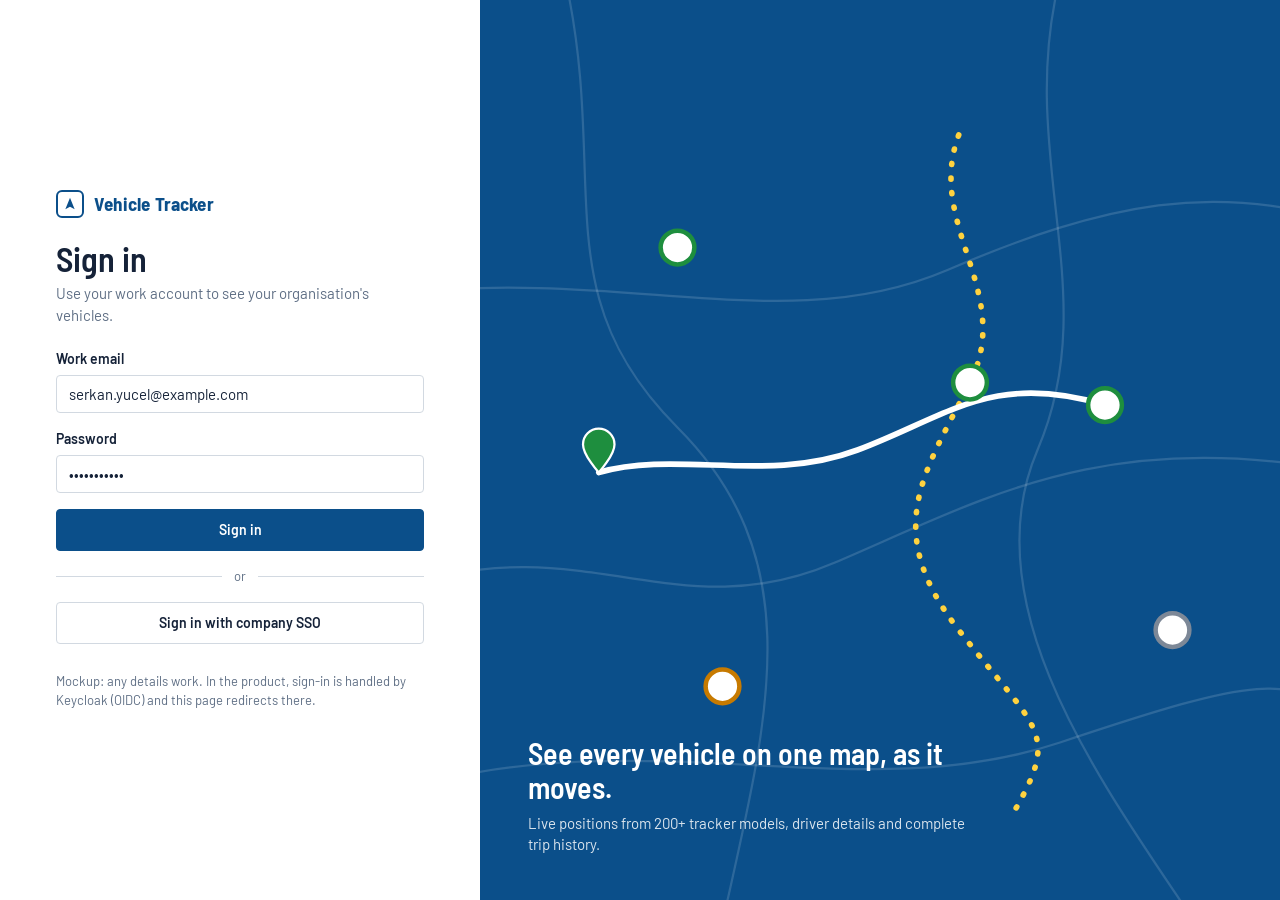
<file: mockup/index.html>
<!DOCTYPE html>
<html lang="en">
<head>
<meta charset="utf-8">
<meta name="viewport" content="width=device-width, initial-scale=1">
<title>Sign in - Vehicle Tracker</title>
<link rel="stylesheet" href="assets/styles.css">
</head>
<body>
<main class="signin">
  <section class="signin-form">
    <span class="brand">
      <span class="brand-mark"><svg viewBox="0 0 24 24" aria-hidden="true"><path d="M12 2.5 19 20l-7-4-7 4z"/></svg></span>
      Vehicle Tracker
    </span>
    <div>
      <h1>Sign in</h1>
      <p>Use your work account to see your organisation's vehicles.</p>
    </div>
    <form id="signin" novalidate>
      <div class="field">
        <label for="email">Work email</label>
        <input class="input" id="email" type="email" autocomplete="username" value="serkan.yucel@example.com" required>
      </div>
      <div class="field">
        <label for="password">Password</label>
        <input class="input" id="password" type="password" autocomplete="current-password" value="mockup-only" required>
      </div>
      <button class="btn btn--primary" type="submit">Sign in</button>
      <div class="divider">or</div>
      <button class="btn" type="button" id="sso">Sign in with company SSO</button>
    </form>
    <p style="font-size:13px">Mockup: any details work. In the product, sign-in is handled by Keycloak (OIDC) and this page redirects there.</p>
  </section>

  <section class="signin-art" aria-hidden="true">
    <svg viewBox="0 0 800 800" preserveAspectRatio="xMidYMid slice">
      <g fill="none" stroke="rgba(255,255,255,.14)" stroke-width="2">
        <path d="M-20 520 C140 470 220 560 360 500 S600 380 820 420"/>
        <path d="M120 -20 C160 160 100 260 220 380 S300 640 260 820"/>
        <path d="M-20 260 C180 240 320 300 460 240 S700 160 820 200"/>
        <path d="M560 -20 C520 140 600 260 540 400 S600 700 680 820"/>
        <path d="M-20 700 C200 640 380 720 560 660 S760 600 820 640"/>
      </g>
      <path d="M470 120 C440 200 520 260 480 340 S400 470 470 560 S560 650 520 720" fill="none" stroke="#FFD23F" stroke-width="5" stroke-linecap="round" stroke-dasharray="1 12"/>
      <path d="M150 420 C220 400 300 430 380 400 S500 330 600 360" fill="none" stroke="#fff" stroke-width="5" stroke-linecap="round"/>
      <g>
        <circle cx="600" cy="360" r="15" fill="#fff" stroke="#1E8E3E" stroke-width="4"/>
        <circle cx="480" cy="340" r="15" fill="#fff" stroke="#1E8E3E" stroke-width="4"/>
        <circle cx="260" cy="610" r="15" fill="#fff" stroke="#C77A00" stroke-width="4"/>
        <circle cx="220" cy="220" r="15" fill="#fff" stroke="#1E8E3E" stroke-width="4"/>
        <circle cx="660" cy="560" r="15" fill="#fff" stroke="#7D8897" stroke-width="4"/>
      </g>
      <g transform="translate(150 420)">
        <path d="M0 0C0 0-14-15.5-14-25a14 14 0 0 1 28 0C14-15.5 0 0 0 0z" fill="#1E8E3E" stroke="#fff" stroke-width="2"/>
      </g>
    </svg>
    <div class="caption">
      <b>See every vehicle on one map, as it moves.</b>
      <span>Live positions from 200+ tracker models, driver details and complete trip history.</span>
    </div>
  </section>
</main>
<script>
  document.getElementById("signin").onsubmit = e => { e.preventDefault(); location.href = "live-map.html"; };
  document.getElementById("sso").onclick = () => { location.href = "live-map.html"; };
</script>
</body>
</html>
</file>
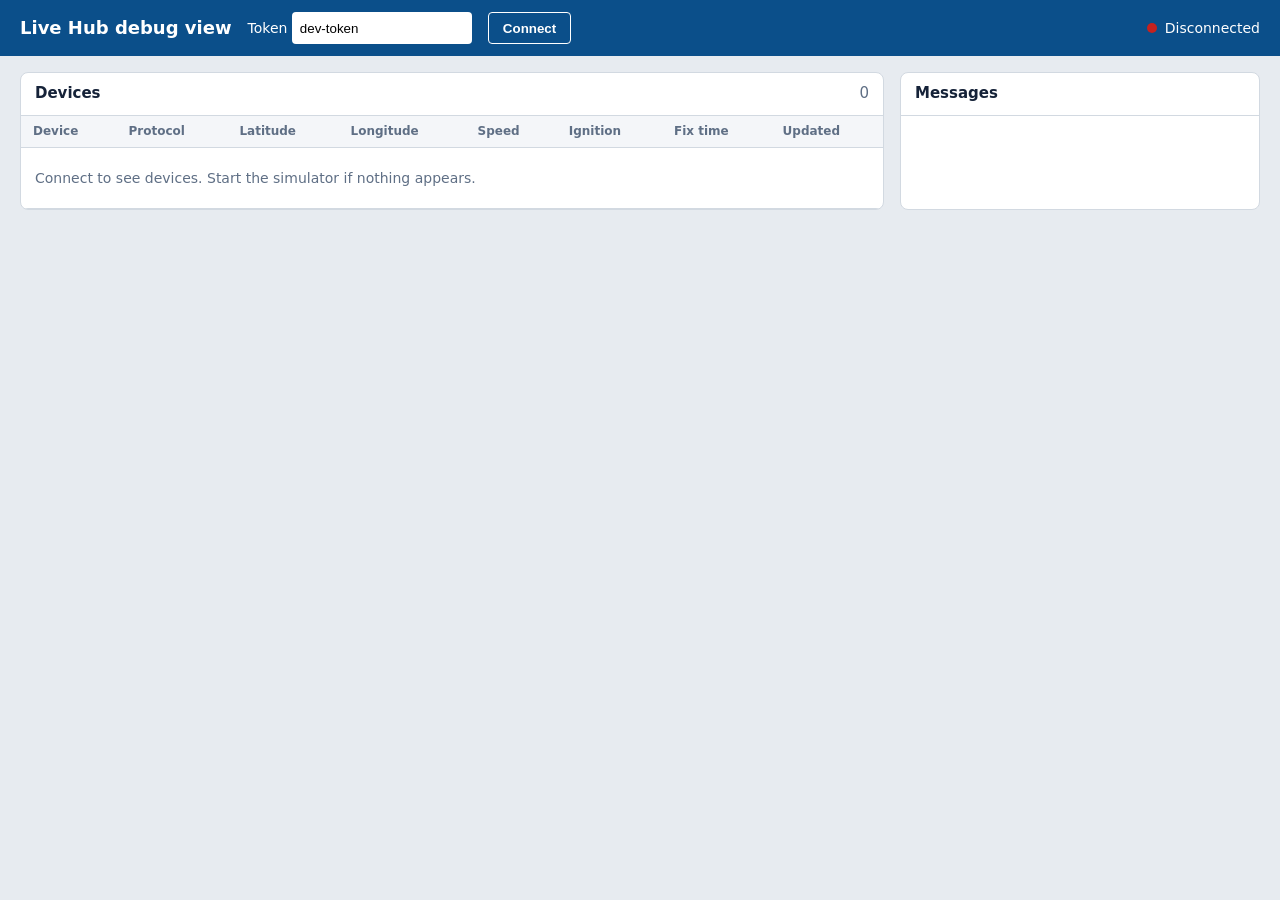
<file: services/live-hub/src/main/resources/static/index.html>
<!DOCTYPE html>
<html lang="en">
<head>
<meta charset="utf-8">
<meta name="viewport" content="width=device-width, initial-scale=1">
<title>Live Hub - debug view</title>
<style>
  :root { --ink:#152238; --muted:#5F6F85; --line:#D2D9E1; --blue:#0B4F8A; --ok:#1E8E3E; --bad:#C5221F; --plate:#FFD23F; }
  * { box-sizing: border-box; }
  body { margin: 0; font: 14px/1.45 "Segoe UI", system-ui, sans-serif; color: var(--ink); background: #E7EBF0; }
  header { background: var(--blue); color: #fff; padding: 12px 20px; display: flex; gap: 16px; align-items: center; flex-wrap: wrap; }
  header h1 { margin: 0; font-size: 18px; font-weight: 600; }
  header input { height: 32px; padding: 0 8px; border: 0; border-radius: 4px; width: 180px; }
  header button { height: 32px; padding: 0 14px; border: 1px solid #fff; border-radius: 4px; background: transparent; color: #fff; font-weight: 600; cursor: pointer; }
  #state { margin-left: auto; display: flex; gap: 8px; align-items: center; }
  #state::before { content: ""; width: 10px; height: 10px; border-radius: 50%; background: var(--dot, #999); }
  main { display: grid; grid-template-columns: 1fr 360px; gap: 16px; padding: 16px 20px; }
  section { background: #fff; border: 1px solid var(--line); border-radius: 8px; overflow: hidden; }
  h2 { margin: 0; padding: 10px 14px; font-size: 15px; border-bottom: 1px solid var(--line); display: flex; justify-content: space-between; }
  h2 span { color: var(--muted); font-weight: 400; }
  table { width: 100%; border-collapse: collapse; }
  th, td { padding: 7px 12px; border-bottom: 1px solid var(--line); text-align: left; white-space: nowrap; }
  th { background: #F4F6F9; font-size: 12px; color: var(--muted); font-weight: 600; }
  td.num { font-variant-numeric: tabular-nums; }
  tr.flash td { background: #FFF8DB; }
  .uid { font-weight: 600; letter-spacing: .02em; }
  #log { list-style: none; margin: 0; padding: 0; max-height: 70vh; overflow-y: auto; font-size: 13px; }
  #log li { padding: 6px 14px; border-bottom: 1px dashed var(--line); }
  #log time { color: var(--muted); margin-right: 8px; font-variant-numeric: tabular-nums; }
  .empty { padding: 20px 14px; color: var(--muted); }
  @media (max-width: 900px) { main { grid-template-columns: 1fr; } }
</style>
</head>
<body>
<header>
  <h1>Live Hub debug view</h1>
  <label>Token <input id="token" value="dev-token" autocomplete="off"></label>
  <button id="connect" type="button">Connect</button>
  <span id="state">Disconnected</span>
</header>
<main>
  <section>
    <h2>Devices <span id="count">0</span></h2>
    <table>
      <thead><tr><th>Device</th><th>Protocol</th><th>Latitude</th><th>Longitude</th><th>Speed</th><th>Ignition</th><th>Fix time</th><th>Updated</th></tr></thead>
      <tbody id="devices"><tr><td colspan="8" class="empty">Connect to see devices. Start the simulator if nothing appears.</td></tr></tbody>
    </table>
  </section>
  <section>
    <h2>Messages <span id="rate"></span></h2>
    <ul id="log"></ul>
  </section>
</main>
<script>
(function () {
  "use strict";
  const $ = id => document.getElementById(id);
  const devices = new Map();
  let ws = null, pingTimer = null, received = 0;

  function setState(text, color) { $("state").textContent = text; $("state").style.setProperty("--dot", color); }
  function log(text) {
    const li = document.createElement("li");
    li.innerHTML = `<time>${new Date().toLocaleTimeString("en-GB")}</time>`;
    li.append(text);
    $("log").prepend(li);
    while ($("log").children.length > 200) $("log").lastChild.remove();
  }
  function fmtTime(iso) { return iso ? new Date(iso).toLocaleTimeString("en-GB") : ""; }

  function upsert(p, flash) {
    let row = devices.get(p.deviceUid);
    if (!row) {
      row = document.createElement("tr");
      devices.set(p.deviceUid, row);
      if ($("devices").querySelector(".empty")) $("devices").innerHTML = "";
      $("devices").append(row);
      $("count").textContent = devices.size;
    }
    row.innerHTML = `<td class="uid">${p.deviceUid}</td><td>${p.protocol || ""}</td>
      <td class="num">${p.latitude.toFixed(5)}</td><td class="num">${p.longitude.toFixed(5)}</td>
      <td class="num">${p.speedKph != null ? p.speedKph.toFixed(1) + " km/h" : ""}</td>
      <td>${p.ignition == null ? "" : p.ignition ? "On" : "Off"}</td>
      <td class="num">${fmtTime(p.fixTime)}</td><td class="num">${new Date().toLocaleTimeString("en-GB")}</td>`;
    if (flash) { row.classList.add("flash"); setTimeout(() => row.classList.remove("flash"), 400); }
  }

  function connect() {
    if (ws) { ws.close(); return; }
    const url = (location.protocol === "https:" ? "wss://" : "ws://") + location.host + "/ws/live";
    ws = new WebSocket(url);
    setState("Connecting", "#C77A00");
    ws.onopen = () => ws.send(JSON.stringify({ type: "auth", token: $("token").value }));
    ws.onmessage = e => {
      const m = JSON.parse(e.data);
      received++;
      switch (m.type) {
        case "ready":
          setState("Connected as " + m.subject, "var(--ok)");
          ws.send(JSON.stringify({ type: "subscribe" }));
          pingTimer = setInterval(() => ws.send(JSON.stringify({ type: "ping" })), 30000);
          break;
        case "snapshot":
          log(`Snapshot: ${m.positions.length} device(s)`);
          m.positions.forEach(p => upsert(p, false));
          break;
        case "positions":
          m.positions.forEach(p => upsert(p, true));
          break;
        case "events":
          m.events.forEach(ev => log(`${ev.deviceUid}: ${ev.type}`));
          break;
        case "error":
          log(`Error ${m.code}: ${m.message}`);
          break;
      }
    };
    ws.onclose = e => {
      clearInterval(pingTimer);
      ws = null;
      $("connect").textContent = "Connect";
      setState(`Disconnected${e.reason ? " (" + e.reason + ")" : ""}`, "var(--bad)");
    };
    $("connect").textContent = "Disconnect";
  }

  setInterval(() => { $("rate").textContent = received ? `${received} received` : ""; }, 1000);
  $("connect").onclick = connect;
  connect();
})();
</script>
</body>
</html>
</file>
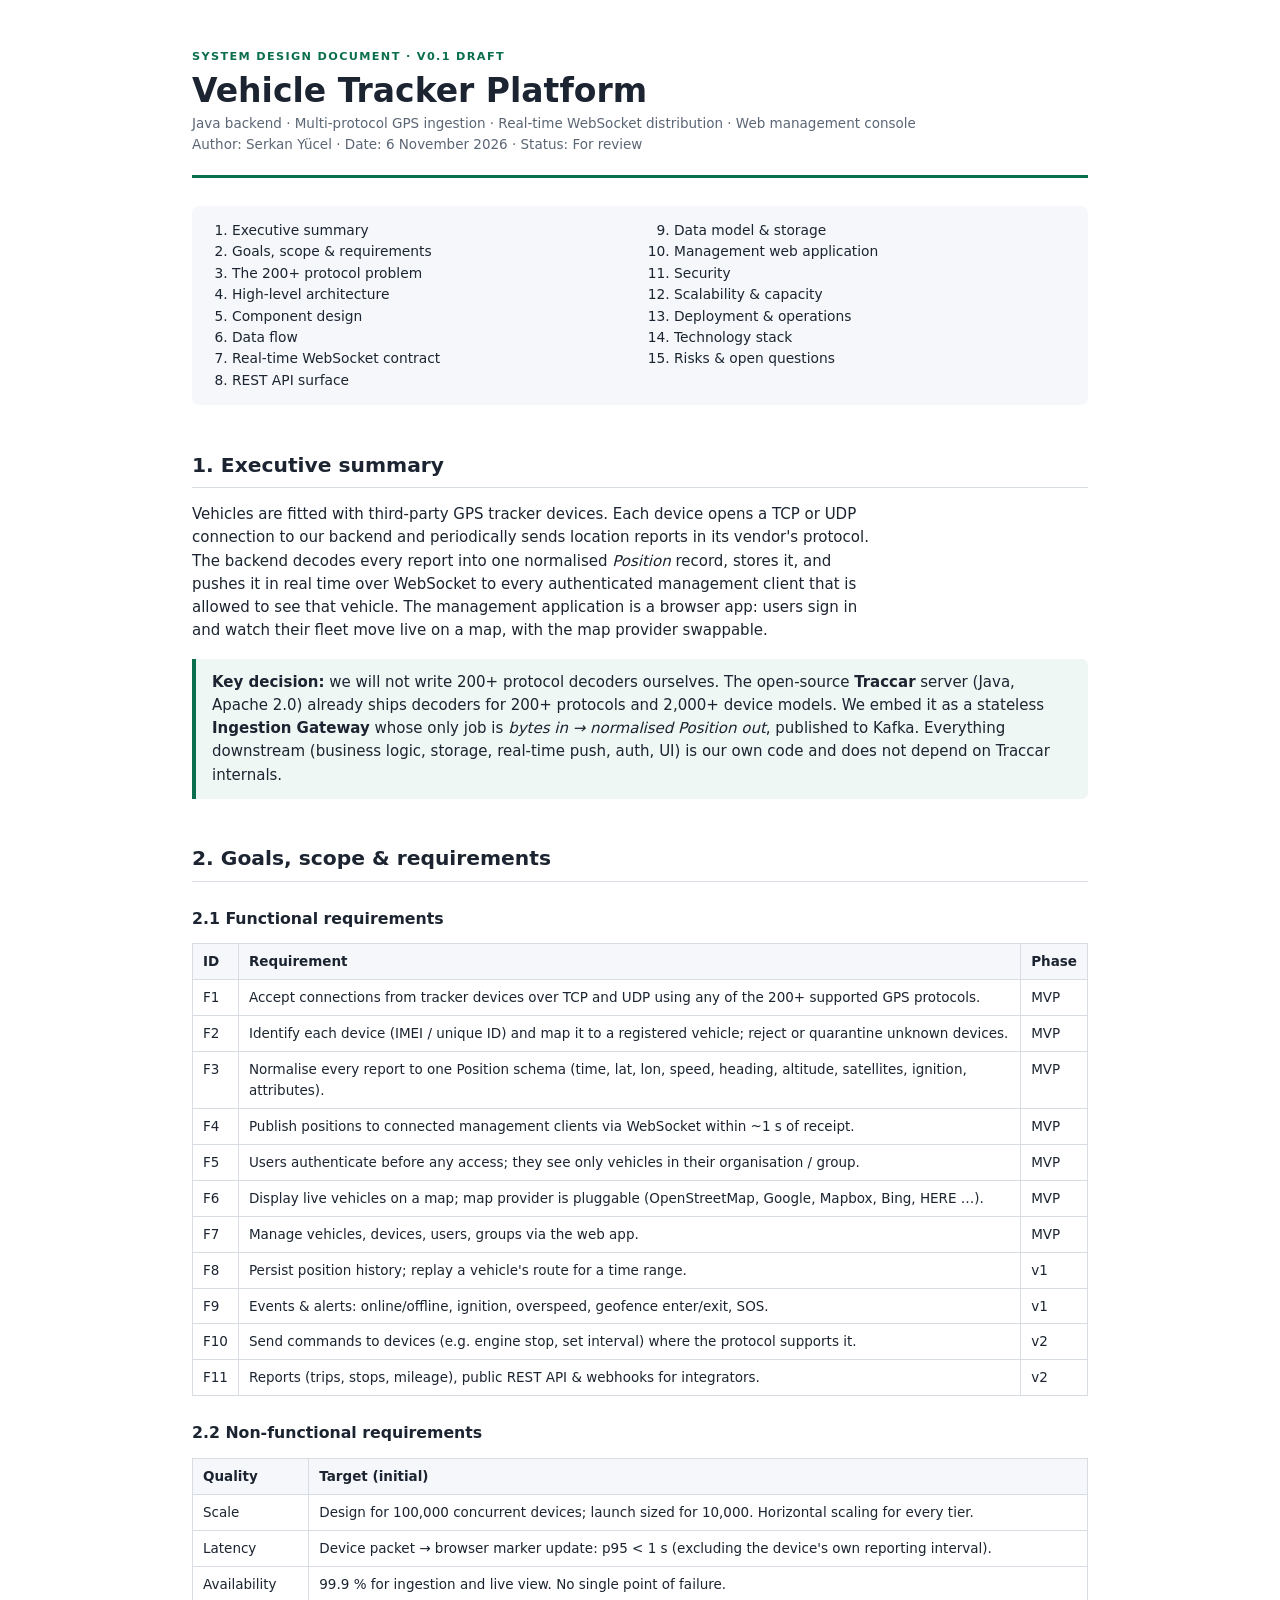
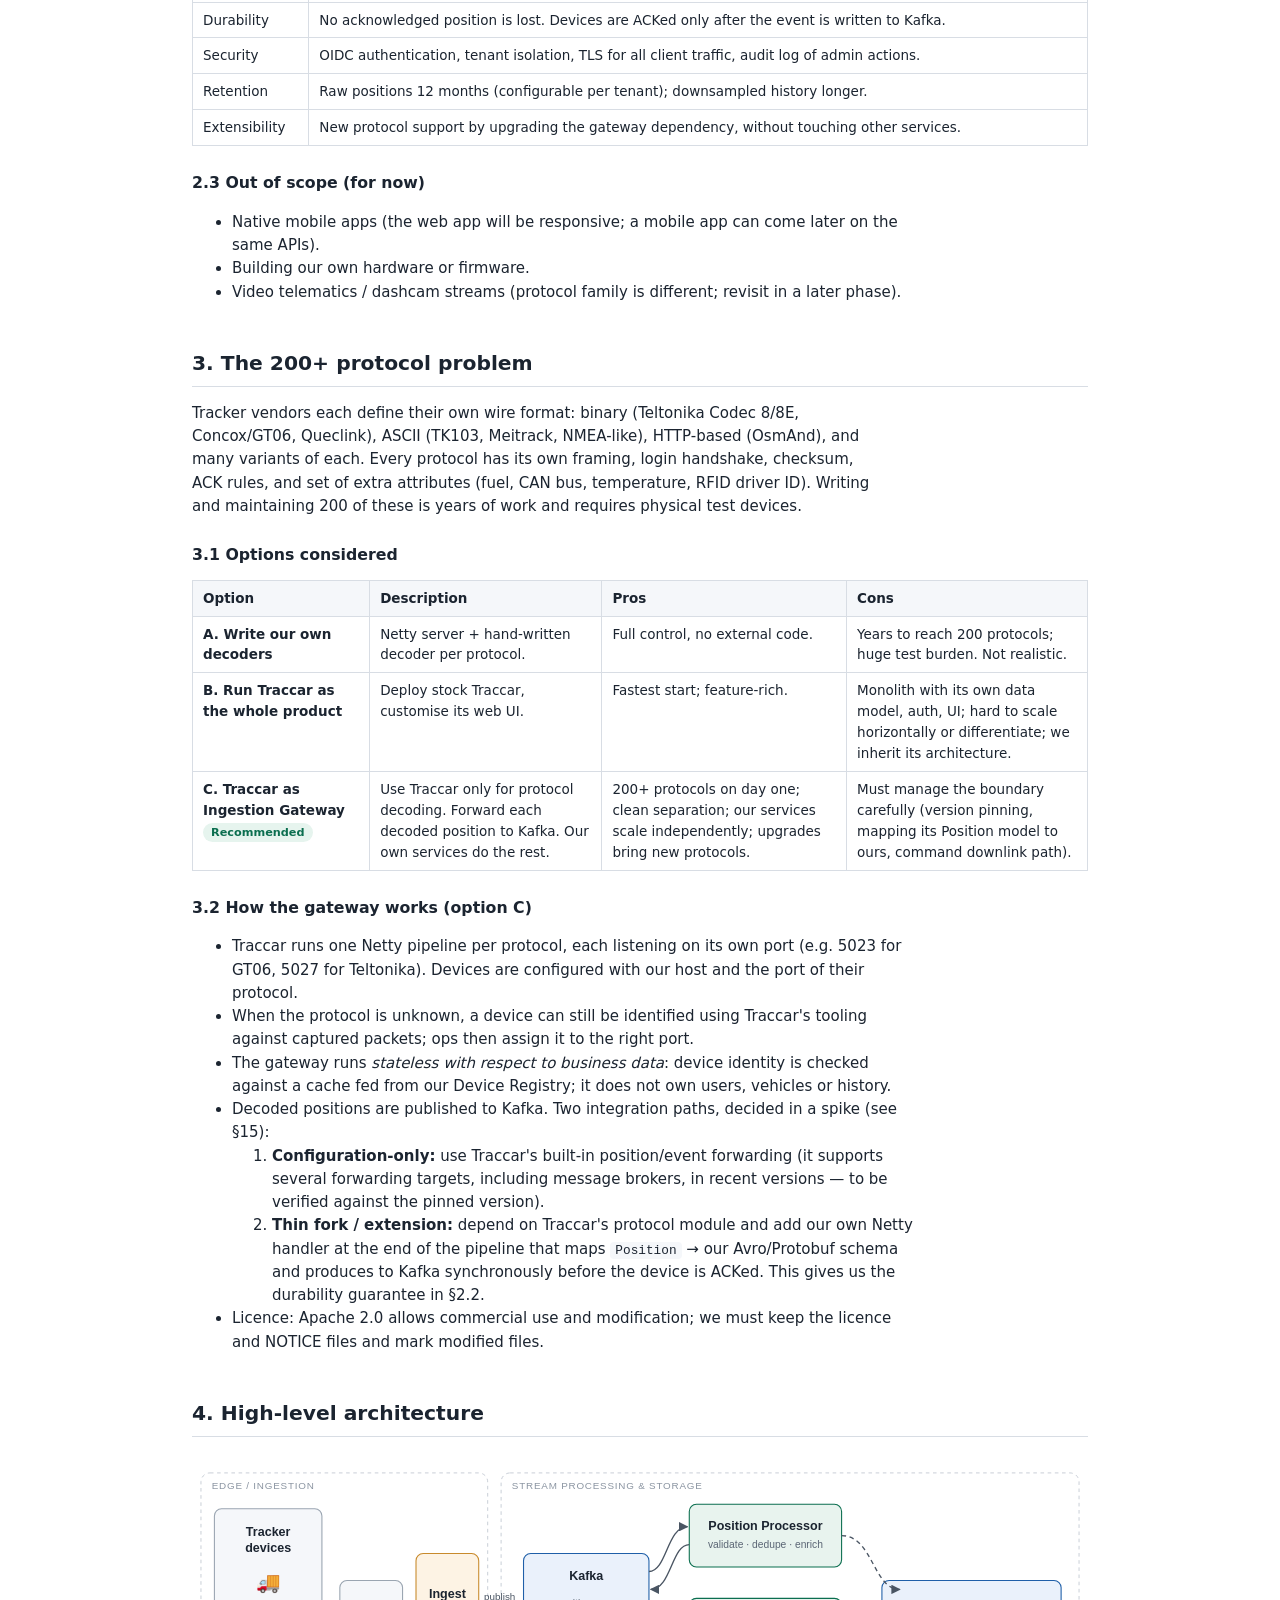
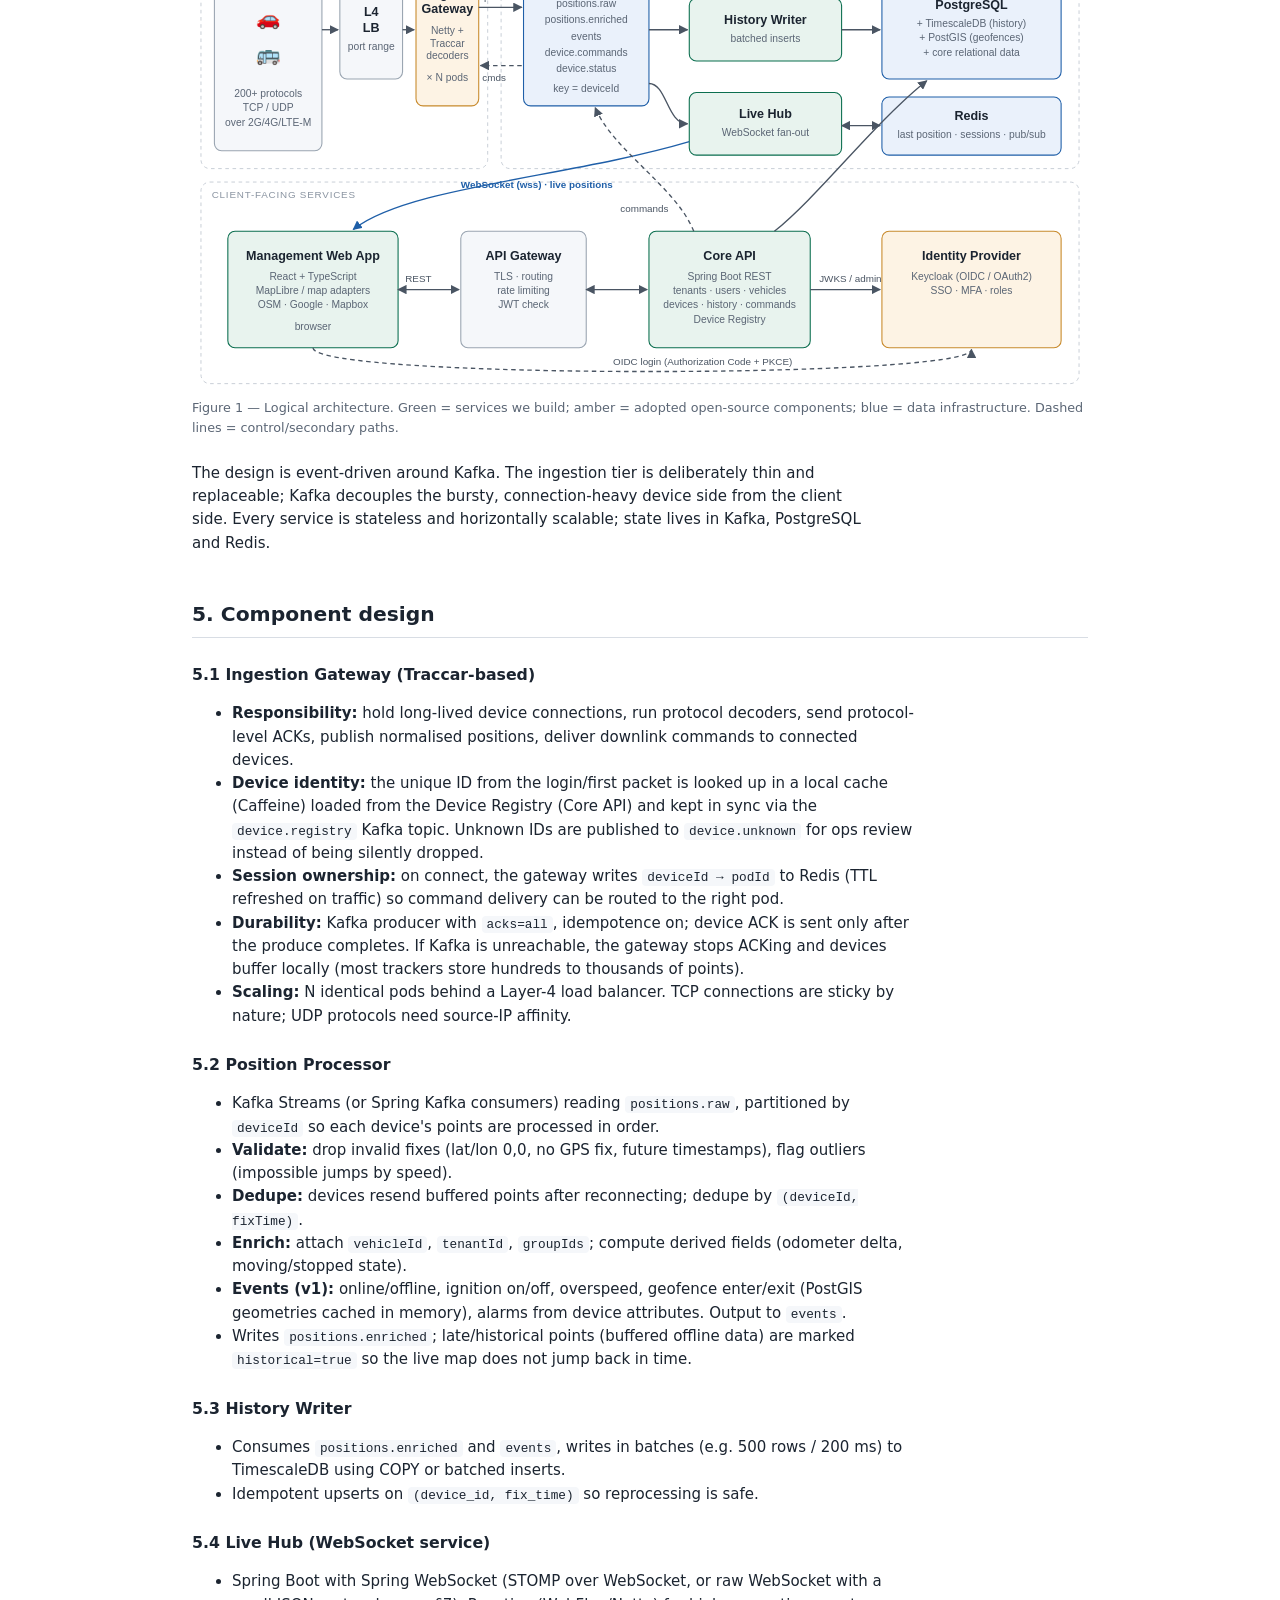
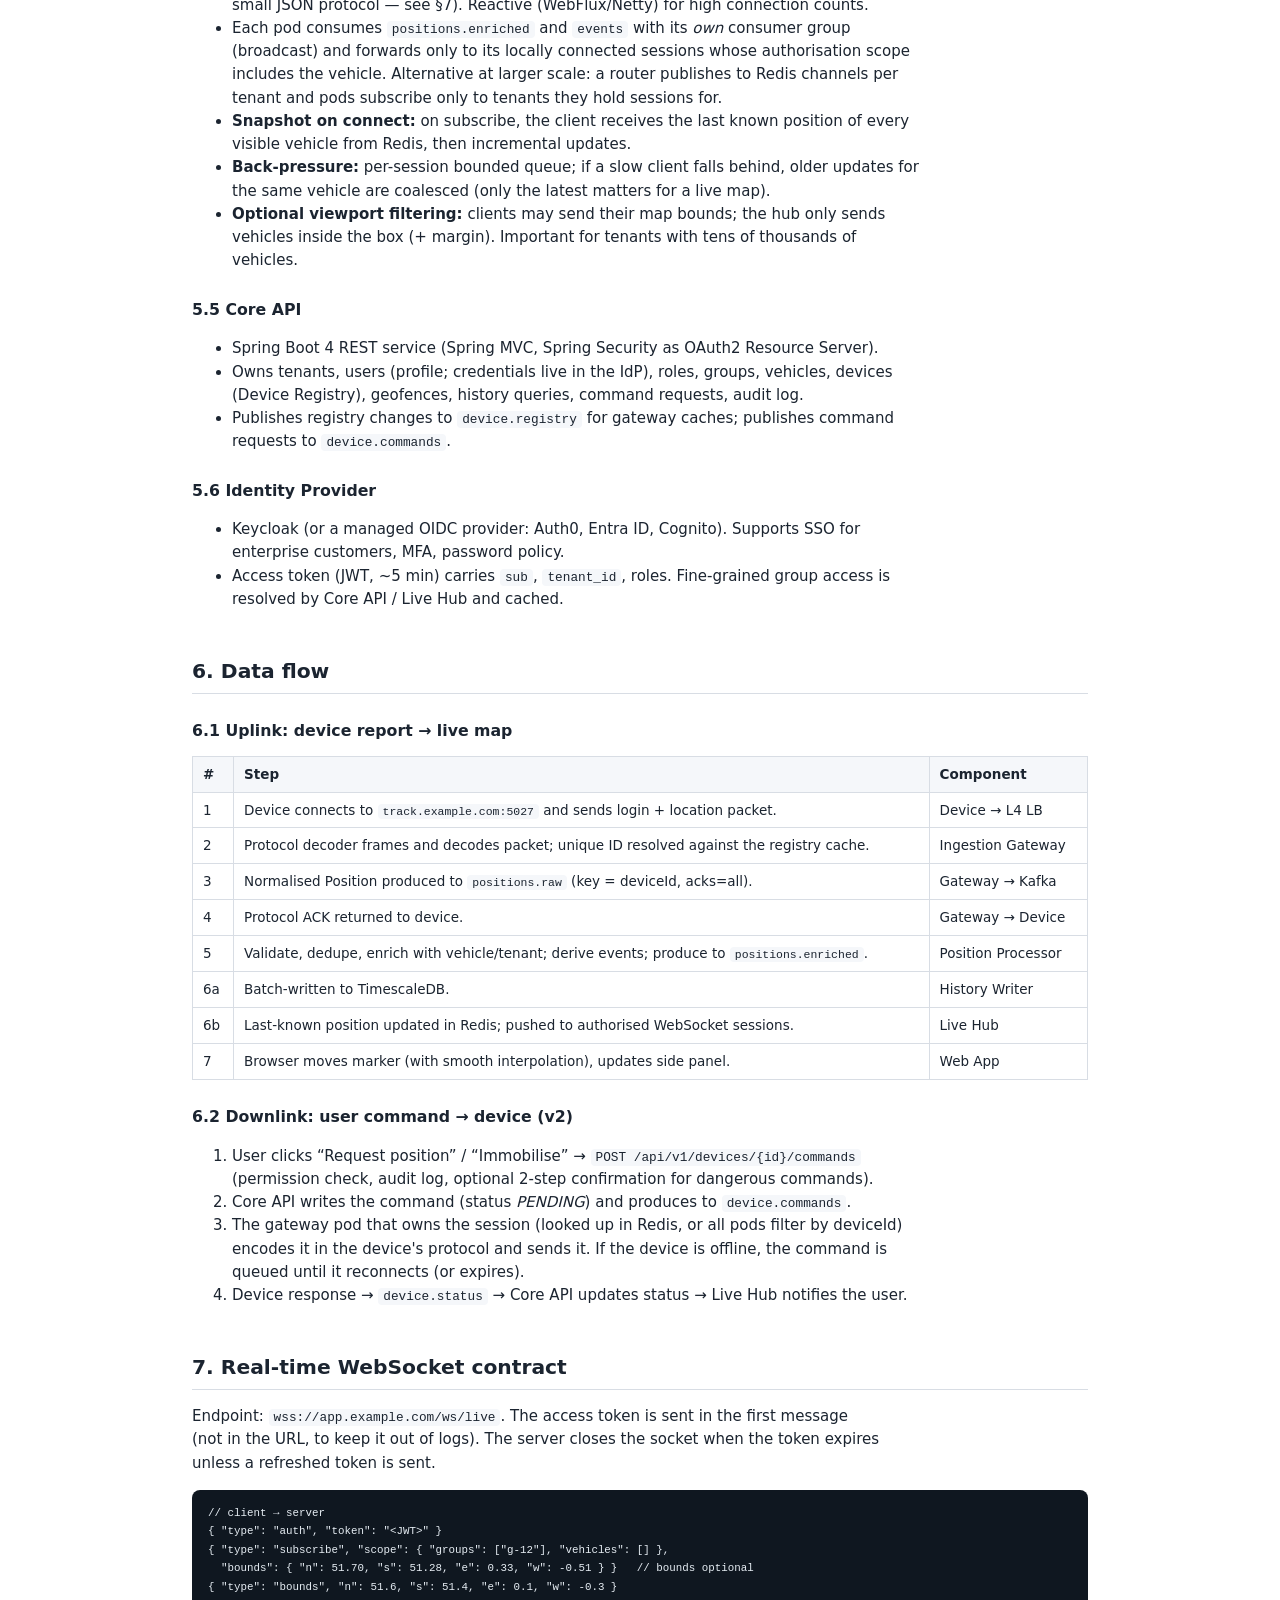
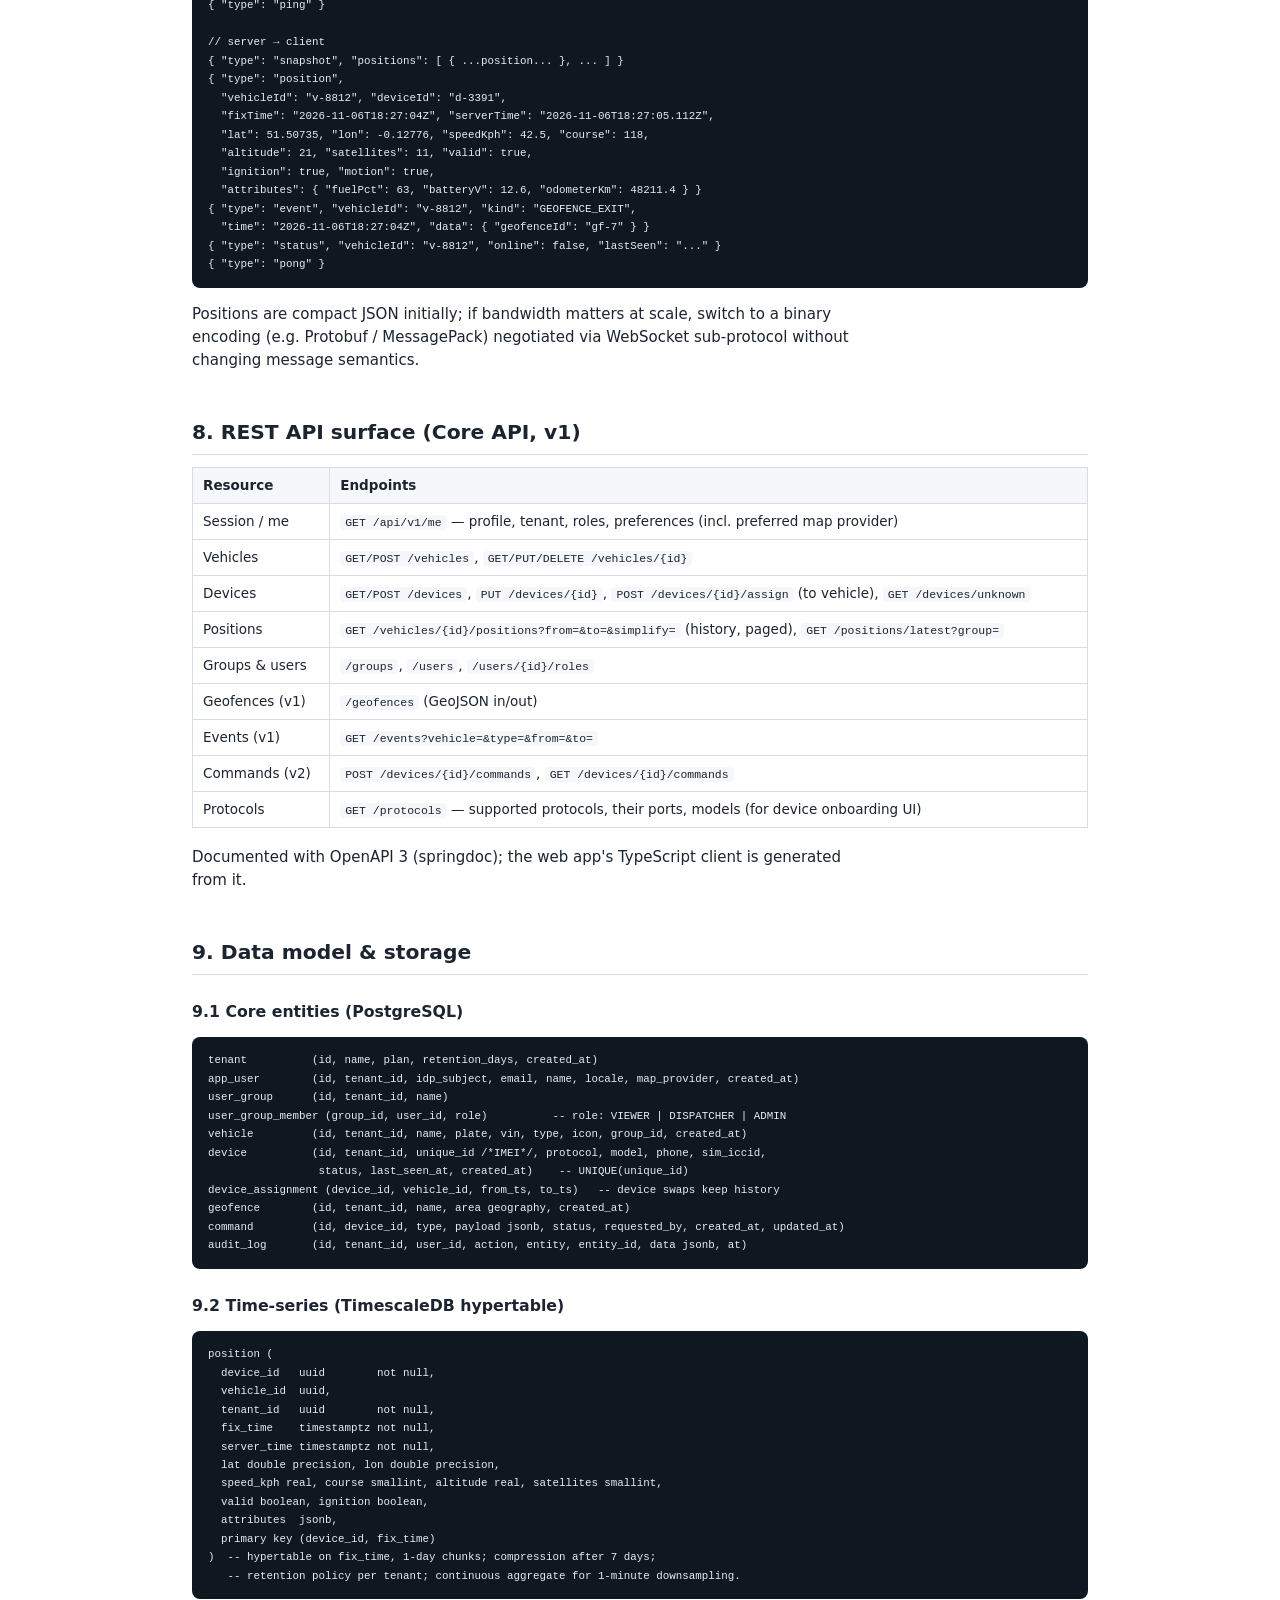
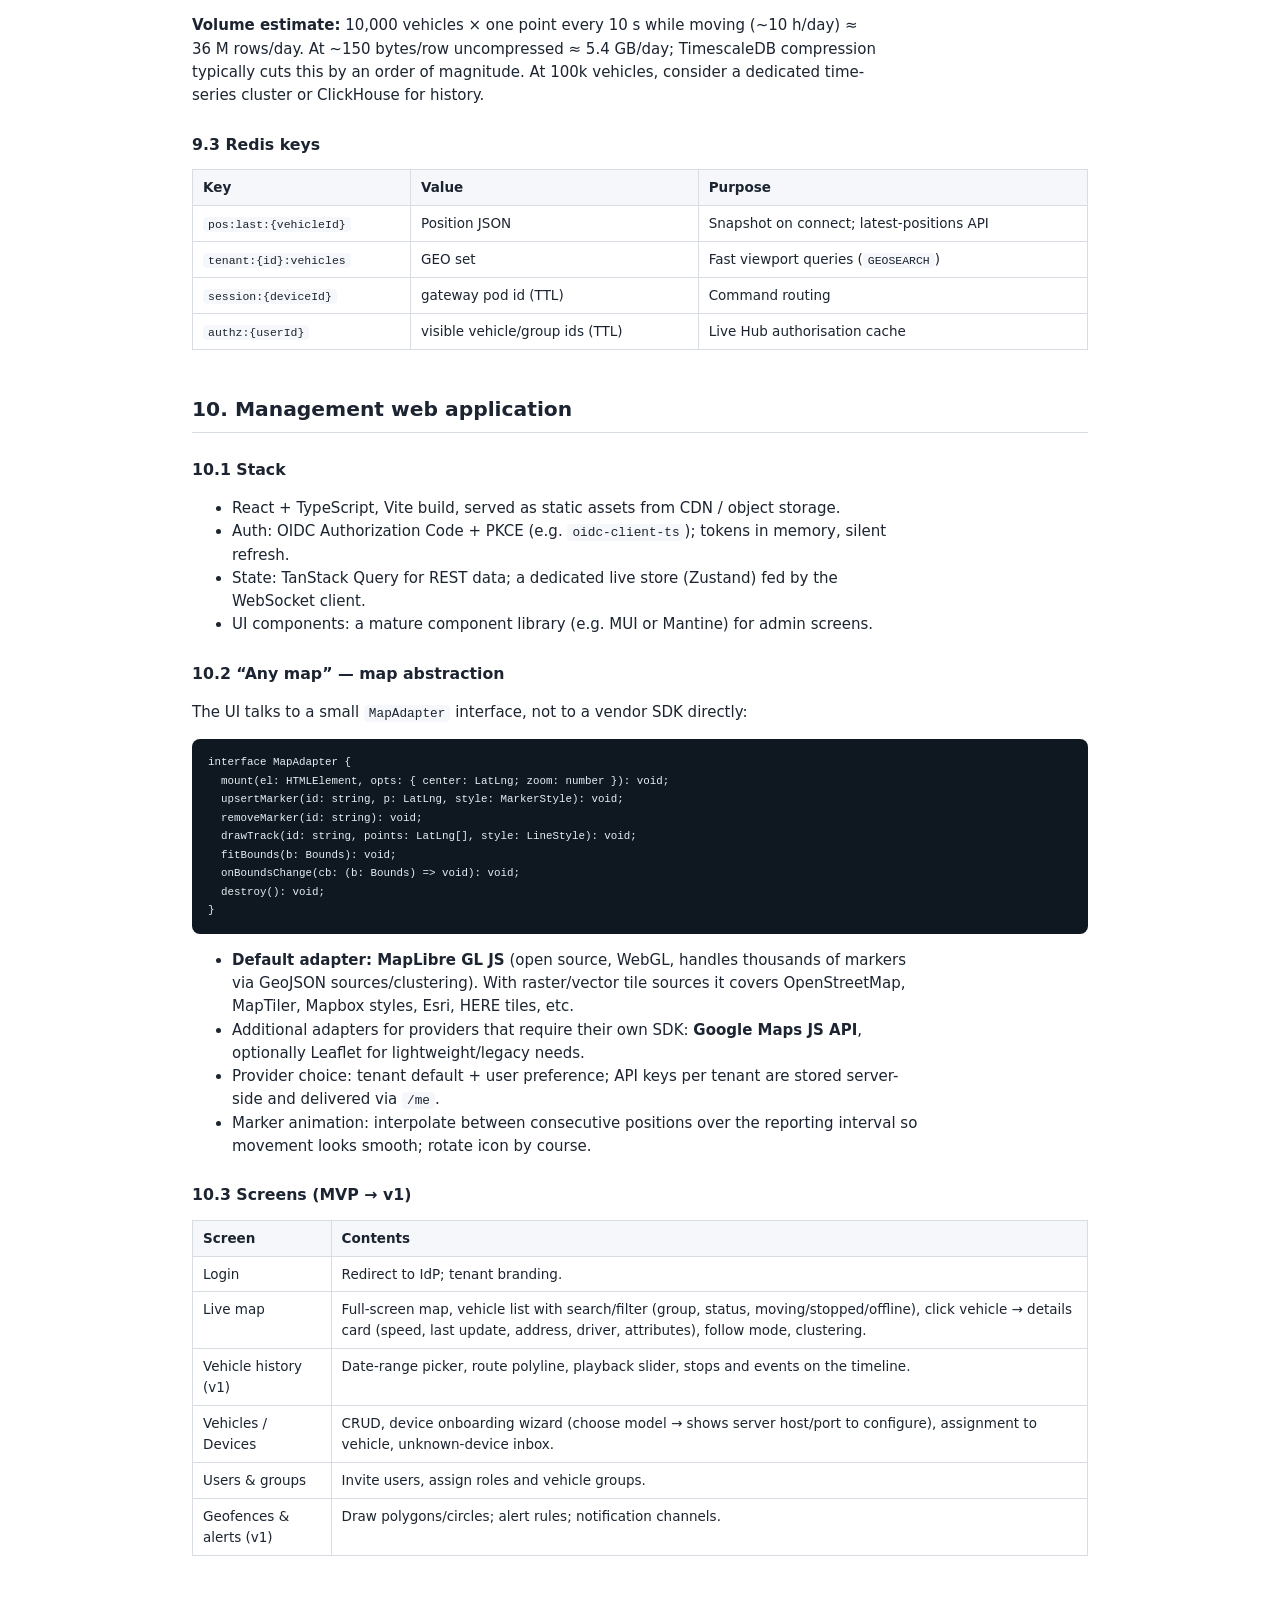
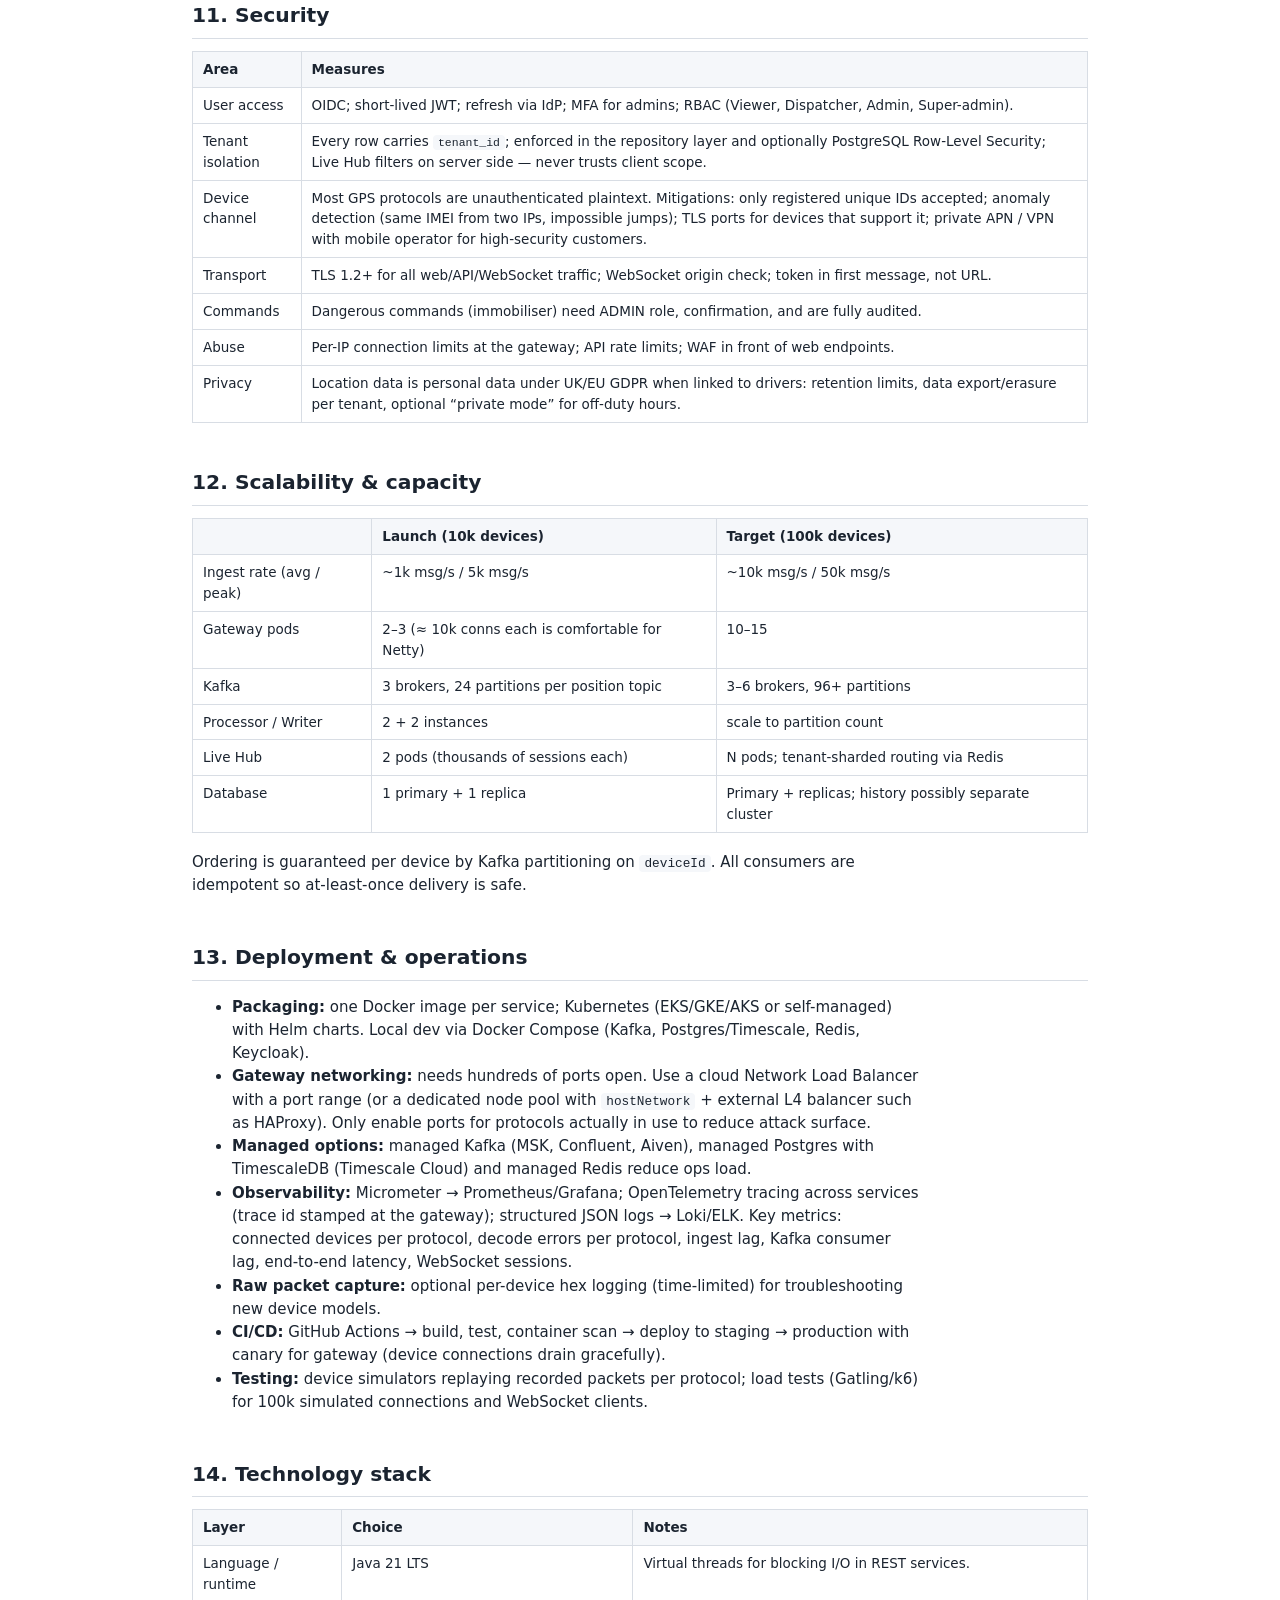
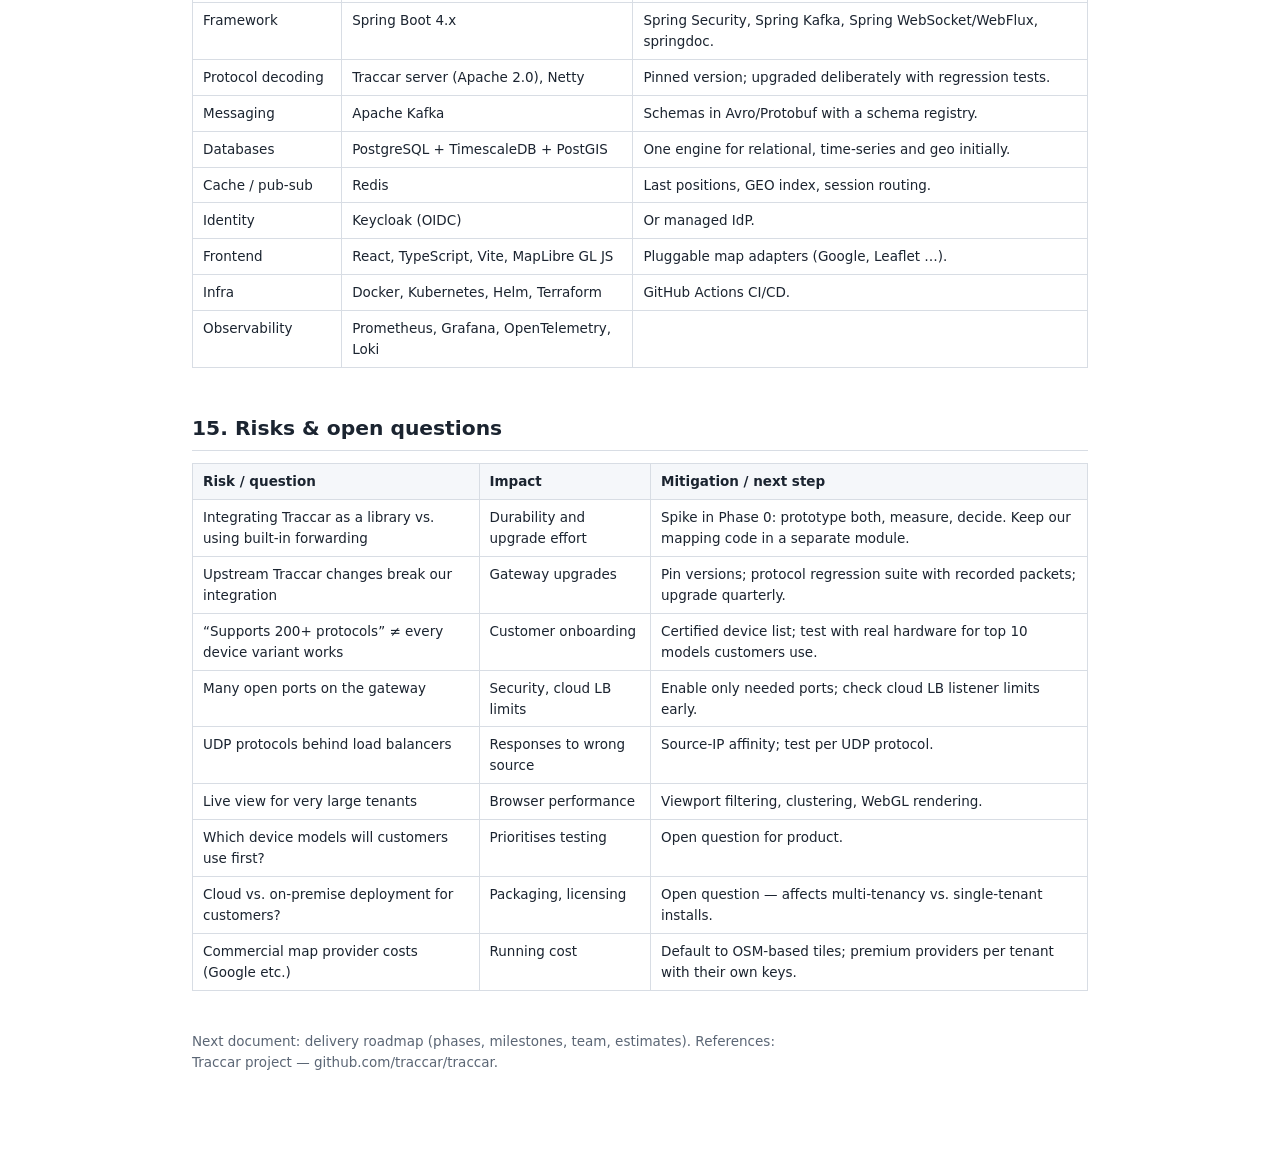
<file: vehicle-tracker-design.html>
<!DOCTYPE html>
<html lang="en">
<head>
<meta charset="utf-8">
<meta name="viewport" content="width=device-width, initial-scale=1">
<title>Vehicle Tracker — System Design</title>
<style>
  :root{
    --ink:#1b2430; --muted:#5b6675; --line:#d8dde4; --bg:#ffffff; --panel:#f5f7fa;
    --accent:#0b6e4f; --accent2:#1f5fa8; --warn:#a15c00;
  }
  *{box-sizing:border-box}
  html{font-size:15px}
  body{margin:0;background:var(--bg);color:var(--ink);
       font-family:"Inter","Segoe UI",system-ui,-apple-system,Helvetica,Arial,sans-serif;line-height:1.55}
  main{max-width:960px;margin:0 auto;padding:48px 32px 80px}
  header.cover{border-bottom:3px solid var(--accent);padding-bottom:20px;margin-bottom:28px}
  .kicker{text-transform:uppercase;letter-spacing:.12em;font-size:.75rem;color:var(--accent);font-weight:700}
  h1{font-size:2.2rem;margin:.2em 0 .1em;line-height:1.15}
  .meta{color:var(--muted);font-size:.9rem}
  h2{font-size:1.35rem;margin:2.2em 0 .6em;padding-bottom:6px;border-bottom:1px solid var(--line)}
  h3{font-size:1.05rem;margin:1.6em 0 .4em}
  p,li{max-width:72ch}
  code,pre{font-family:"JetBrains Mono",ui-monospace,Menlo,Consolas,monospace;font-size:.85em}
  code{background:var(--panel);padding:1px 5px;border-radius:4px}
  pre{background:#0f1720;color:#e6edf3;padding:14px 16px;border-radius:8px;overflow:auto;line-height:1.45}
  pre code{background:none;padding:0;color:inherit}
  table{border-collapse:collapse;width:100%;margin:12px 0 18px;font-size:.9rem}
  th,td{border:1px solid var(--line);padding:7px 10px;text-align:left;vertical-align:top}
  th{background:var(--panel);font-weight:600}
  .callout{border-left:4px solid var(--accent);background:#eef7f3;padding:12px 16px;border-radius:0 6px 6px 0;margin:16px 0}
  .callout.warn{border-color:var(--warn);background:#fbf4ea}
  .toc{background:var(--panel);border-radius:8px;padding:14px 22px;columns:2;column-gap:32px;font-size:.92rem}
  .toc ol{margin:0;padding-left:18px}
  .toc a{color:var(--ink);text-decoration:none}
  figure{margin:18px 0 24px}
  figcaption{color:var(--muted);font-size:.85rem;margin-top:6px}
  svg{width:100%;height:auto;display:block}
  .pill{display:inline-block;font-size:.75rem;padding:1px 8px;border-radius:99px;background:#e3eefb;color:var(--accent2);font-weight:600}
  .rec{background:#e6f4ee;color:var(--accent)}
  @page{size:A4;margin:16mm 14mm}
  @media print{
    html{font-size:12.5px}
    main{padding:0;max-width:none}
    h2{break-after:avoid}
    figure,table,pre,.callout{break-inside:avoid}
    .pagebreak{break-before:page}
    a{color:inherit;text-decoration:none}
  }
</style>
</head>
<body>
<main>

<header class="cover">
  <div class="kicker">System Design Document · v0.1 Draft</div>
  <h1>Vehicle Tracker Platform</h1>
  <div class="meta">Java backend · Multi-protocol GPS ingestion · Real-time WebSocket distribution · Web management console<br>
  Author: Serkan Yücel · Date: 6 November 2026 · Status: For review</div>
</header>

<nav class="toc">
<ol>
  <li><a href="#summary">Executive summary</a></li>
  <li><a href="#scope">Goals, scope &amp; requirements</a></li>
  <li><a href="#protocols">The 200+ protocol problem</a></li>
  <li><a href="#arch">High-level architecture</a></li>
  <li><a href="#components">Component design</a></li>
  <li><a href="#flow">Data flow</a></li>
  <li><a href="#ws">Real-time WebSocket contract</a></li>
  <li><a href="#api">REST API surface</a></li>
  <li><a href="#data">Data model &amp; storage</a></li>
  <li><a href="#webapp">Management web application</a></li>
  <li><a href="#security">Security</a></li>
  <li><a href="#scale">Scalability &amp; capacity</a></li>
  <li><a href="#ops">Deployment &amp; operations</a></li>
  <li><a href="#stack">Technology stack</a></li>
  <li><a href="#risks">Risks &amp; open questions</a></li>
</ol>
</nav>

<!-- 1 -->
<h2 id="summary">1. Executive summary</h2>
<p>Vehicles are fitted with third-party GPS tracker devices. Each device opens a TCP or UDP connection to our backend and periodically sends location reports in its vendor's protocol. The backend decodes every report into one normalised <em>Position</em> record, stores it, and pushes it in real time over WebSocket to every authenticated management client that is allowed to see that vehicle. The management application is a browser app: users sign in and watch their fleet move live on a map, with the map provider swappable.</p>
<div class="callout"><strong>Key decision:</strong> we will not write 200+ protocol decoders ourselves. The open-source <strong>Traccar</strong> server (Java, Apache 2.0) already ships decoders for 200+ protocols and 2,000+ device models. We embed it as a stateless <strong>Ingestion Gateway</strong> whose only job is <em>bytes in → normalised Position out</em>, published to Kafka. Everything downstream (business logic, storage, real-time push, auth, UI) is our own code and does not depend on Traccar internals.</div>

<!-- 2 -->
<h2 id="scope">2. Goals, scope &amp; requirements</h2>
<h3>2.1 Functional requirements</h3>
<table>
<tr><th>ID</th><th>Requirement</th><th>Phase</th></tr>
<tr><td>F1</td><td>Accept connections from tracker devices over TCP and UDP using any of the 200+ supported GPS protocols.</td><td>MVP</td></tr>
<tr><td>F2</td><td>Identify each device (IMEI / unique ID) and map it to a registered vehicle; reject or quarantine unknown devices.</td><td>MVP</td></tr>
<tr><td>F3</td><td>Normalise every report to one Position schema (time, lat, lon, speed, heading, altitude, satellites, ignition, attributes).</td><td>MVP</td></tr>
<tr><td>F4</td><td>Publish positions to connected management clients via WebSocket within ~1 s of receipt.</td><td>MVP</td></tr>
<tr><td>F5</td><td>Users authenticate before any access; they see only vehicles in their organisation / group.</td><td>MVP</td></tr>
<tr><td>F6</td><td>Display live vehicles on a map; map provider is pluggable (OpenStreetMap, Google, Mapbox, Bing, HERE …).</td><td>MVP</td></tr>
<tr><td>F7</td><td>Manage vehicles, devices, users, groups via the web app.</td><td>MVP</td></tr>
<tr><td>F8</td><td>Persist position history; replay a vehicle's route for a time range.</td><td>v1</td></tr>
<tr><td>F9</td><td>Events &amp; alerts: online/offline, ignition, overspeed, geofence enter/exit, SOS.</td><td>v1</td></tr>
<tr><td>F10</td><td>Send commands to devices (e.g. engine stop, set interval) where the protocol supports it.</td><td>v2</td></tr>
<tr><td>F11</td><td>Reports (trips, stops, mileage), public REST API &amp; webhooks for integrators.</td><td>v2</td></tr>
</table>

<h3>2.2 Non-functional requirements</h3>
<table>
<tr><th>Quality</th><th>Target (initial)</th></tr>
<tr><td>Scale</td><td>Design for 100,000 concurrent devices; launch sized for 10,000. Horizontal scaling for every tier.</td></tr>
<tr><td>Latency</td><td>Device packet → browser marker update: p95 &lt; 1 s (excluding the device's own reporting interval).</td></tr>
<tr><td>Availability</td><td>99.9 % for ingestion and live view. No single point of failure.</td></tr>
<tr><td>Durability</td><td>No acknowledged position is lost. Devices are ACKed only after the event is written to Kafka.</td></tr>
<tr><td>Security</td><td>OIDC authentication, tenant isolation, TLS for all client traffic, audit log of admin actions.</td></tr>
<tr><td>Retention</td><td>Raw positions 12 months (configurable per tenant); downsampled history longer.</td></tr>
<tr><td>Extensibility</td><td>New protocol support by upgrading the gateway dependency, without touching other services.</td></tr>
</table>

<h3>2.3 Out of scope (for now)</h3>
<ul>
  <li>Native mobile apps (the web app will be responsive; a mobile app can come later on the same APIs).</li>
  <li>Building our own hardware or firmware.</li>
  <li>Video telematics / dashcam streams (protocol family is different; revisit in a later phase).</li>
</ul>

<!-- 3 -->
<h2 id="protocols">3. The 200+ protocol problem</h2>
<p>Tracker vendors each define their own wire format: binary (Teltonika Codec 8/8E, Concox/GT06, Queclink), ASCII (TK103, Meitrack, NMEA-like), HTTP-based (OsmAnd), and many variants of each. Every protocol has its own framing, login handshake, checksum, ACK rules, and set of extra attributes (fuel, CAN bus, temperature, RFID driver ID). Writing and maintaining 200 of these is years of work and requires physical test devices.</p>

<h3>3.1 Options considered</h3>
<table>
<tr><th>Option</th><th>Description</th><th>Pros</th><th>Cons</th></tr>
<tr><td><strong>A. Write our own decoders</strong></td><td>Netty server + hand-written decoder per protocol.</td><td>Full control, no external code.</td><td>Years to reach 200 protocols; huge test burden. Not realistic.</td></tr>
<tr><td><strong>B. Run Traccar as the whole product</strong></td><td>Deploy stock Traccar, customise its web UI.</td><td>Fastest start; feature-rich.</td><td>Monolith with its own data model, auth, UI; hard to scale horizontally or differentiate; we inherit its architecture.</td></tr>
<tr><td><strong>C. Traccar as Ingestion Gateway</strong> <span class="pill rec">Recommended</span></td><td>Use Traccar only for protocol decoding. Forward each decoded position to Kafka. Our own services do the rest.</td><td>200+ protocols on day one; clean separation; our services scale independently; upgrades bring new protocols.</td><td>Must manage the boundary carefully (version pinning, mapping its Position model to ours, command downlink path).</td></tr>
</table>

<h3>3.2 How the gateway works (option C)</h3>
<ul>
  <li>Traccar runs one Netty pipeline per protocol, each listening on its own port (e.g. 5023 for GT06, 5027 for Teltonika). Devices are configured with our host and the port of their protocol.</li>
  <li>When the protocol is unknown, a device can still be identified using Traccar's tooling against captured packets; ops then assign it to the right port.</li>
  <li>The gateway runs <em>stateless with respect to business data</em>: device identity is checked against a cache fed from our Device Registry; it does not own users, vehicles or history.</li>
  <li>Decoded positions are published to Kafka. Two integration paths, decided in a spike (see §15):
    <ol>
      <li><strong>Configuration-only:</strong> use Traccar's built-in position/event forwarding (it supports several forwarding targets, including message brokers, in recent versions — to be verified against the pinned version).</li>
      <li><strong>Thin fork / extension:</strong> depend on Traccar's protocol module and add our own Netty handler at the end of the pipeline that maps <code>Position</code> → our Avro/Protobuf schema and produces to Kafka synchronously before the device is ACKed. This gives us the durability guarantee in §2.2.</li>
    </ol>
  </li>
  <li>Licence: Apache 2.0 allows commercial use and modification; we must keep the licence and NOTICE files and mark modified files.</li>
</ul>

<!-- 4 -->
<h2 id="arch" class="pagebreak">4. High-level architecture</h2>
<figure>
<svg viewBox="0 0 1000 600" xmlns="http://www.w3.org/2000/svg" font-family="Inter,Segoe UI,Helvetica,Arial,sans-serif">
  <defs>
    <marker id="ar" viewBox="0 0 10 10" refX="9" refY="5" markerWidth="7" markerHeight="7" orient="auto-start-reverse">
      <path d="M0,0 L10,5 L0,10 z" fill="#4a5563"/>
    </marker>
    <marker id="arB" viewBox="0 0 10 10" refX="9" refY="5" markerWidth="7" markerHeight="7" orient="auto-start-reverse">
      <path d="M0,0 L10,5 L0,10 z" fill="#1f5fa8"/>
    </marker>
  </defs>
  <style>
    .box{fill:#f5f7fa;stroke:#9aa5b1;stroke-width:1.2;rx:8}
    .ours{fill:#e8f3ee;stroke:#0b6e4f}
    .ext{fill:#fdf3e4;stroke:#c88a2c}
    .store{fill:#eaf1fb;stroke:#1f5fa8}
    .t{font-size:14px;font-weight:600;fill:#1b2430}
    .s{font-size:11.5px;fill:#5b6675}
    .ln{stroke:#4a5563;stroke-width:1.5;fill:none}
    .lb{stroke:#1f5fa8;stroke-width:1.5;fill:none}
    .dash{stroke-dasharray:5 4}
    .lab{font-size:11px;fill:#4a5563}
    .zone{fill:none;stroke:#c3cad3;stroke-dasharray:4 4}
    .zt{font-size:11px;fill:#8a94a1;letter-spacing:.08em}
  </style>

  <!-- zones -->
  <rect class="zone" x="10" y="20" width="320" height="330" rx="10"/>
  <text class="zt" x="22" y="38">EDGE / INGESTION</text>
  <rect class="zone" x="345" y="20" width="645" height="330" rx="10"/>
  <text class="zt" x="357" y="38">STREAM PROCESSING &amp; STORAGE</text>
  <rect class="zone" x="10" y="365" width="980" height="225" rx="10"/>
  <text class="zt" x="22" y="383">CLIENT-FACING SERVICES</text>

  <!-- devices -->
  <rect class="box" x="25" y="60" width="120" height="270" rx="8"/>
  <text class="t" x="85" y="90" text-anchor="middle">Tracker</text>
  <text class="t" x="85" y="108" text-anchor="middle">devices</text>
  <g font-size="22" text-anchor="middle"><text x="85" y="150">🚚</text><text x="85" y="190">🚗</text><text x="85" y="230">🚌</text></g>
  <text class="s" x="85" y="270" text-anchor="middle">200+ protocols</text>
  <text class="s" x="85" y="286" text-anchor="middle">TCP / UDP</text>
  <text class="s" x="85" y="302" text-anchor="middle">over 2G/4G/LTE-M</text>

  <!-- LB -->
  <rect class="box" x="165" y="140" width="70" height="110" rx="8"/>
  <text class="t" x="200" y="180" text-anchor="middle">L4</text>
  <text class="t" x="200" y="198" text-anchor="middle">LB</text>
  <text class="s" x="200" y="218" text-anchor="middle">port range</text>

  <!-- gateway -->
  <rect class="box ext" x="250" y="110" width="70" height="170" rx="8"/>
  <text class="t" x="285" y="160" text-anchor="middle" font-size="12.5">Ingest</text>
  <text class="t" x="285" y="176" text-anchor="middle" font-size="12.5">Gateway</text>
  <text class="s" x="285" y="200" text-anchor="middle">Netty +</text>
  <text class="s" x="285" y="214" text-anchor="middle">Traccar</text>
  <text class="s" x="285" y="228" text-anchor="middle">decoders</text>
  <text class="s" x="285" y="252" text-anchor="middle">× N pods</text>

  <!-- kafka -->
  <rect class="box store" x="370" y="110" width="140" height="170" rx="8"/>
  <text class="t" x="440" y="140" text-anchor="middle">Kafka</text>
  <text class="s" x="440" y="170" text-anchor="middle">positions.raw</text>
  <text class="s" x="440" y="188" text-anchor="middle">positions.enriched</text>
  <text class="s" x="440" y="206" text-anchor="middle">events</text>
  <text class="s" x="440" y="224" text-anchor="middle">device.commands</text>
  <text class="s" x="440" y="242" text-anchor="middle">device.status</text>
  <text class="s" x="440" y="264" text-anchor="middle">key = deviceId</text>

  <!-- processor -->
  <rect class="box ours" x="555" y="55" width="170" height="70" rx="8"/>
  <text class="t" x="640" y="84" text-anchor="middle">Position Processor</text>
  <text class="s" x="640" y="104" text-anchor="middle">validate · dedupe · enrich</text>

  <!-- writer -->
  <rect class="box ours" x="555" y="160" width="170" height="70" rx="8"/>
  <text class="t" x="640" y="189" text-anchor="middle">History Writer</text>
  <text class="s" x="640" y="209" text-anchor="middle">batched inserts</text>

  <!-- live hub -->
  <rect class="box ours" x="555" y="265" width="170" height="70" rx="8"/>
  <text class="t" x="640" y="294" text-anchor="middle">Live Hub</text>
  <text class="s" x="640" y="314" text-anchor="middle">WebSocket fan-out</text>

  <!-- timescale -->
  <rect class="box store" x="770" y="140" width="200" height="110" rx="8"/>
  <text class="t" x="870" y="172" text-anchor="middle">PostgreSQL</text>
  <text class="s" x="870" y="192" text-anchor="middle">+ TimescaleDB (history)</text>
  <text class="s" x="870" y="208" text-anchor="middle">+ PostGIS (geofences)</text>
  <text class="s" x="870" y="224" text-anchor="middle">+ core relational data</text>

  <!-- redis -->
  <rect class="box store" x="770" y="270" width="200" height="65" rx="8"/>
  <text class="t" x="870" y="296" text-anchor="middle">Redis</text>
  <text class="s" x="870" y="316" text-anchor="middle">last position · sessions · pub/sub</text>

  <!-- client side -->
  <rect class="box ours" x="40" y="420" width="190" height="130" rx="8"/>
  <text class="t" x="135" y="452" text-anchor="middle">Management Web App</text>
  <text class="s" x="135" y="474" text-anchor="middle">React + TypeScript</text>
  <text class="s" x="135" y="490" text-anchor="middle">MapLibre / map adapters</text>
  <text class="s" x="135" y="506" text-anchor="middle">OSM · Google · Mapbox</text>
  <text class="s" x="135" y="530" text-anchor="middle">browser</text>

  <rect class="box" x="300" y="420" width="140" height="130" rx="8"/>
  <text class="t" x="370" y="452" text-anchor="middle">API Gateway</text>
  <text class="s" x="370" y="474" text-anchor="middle">TLS · routing</text>
  <text class="s" x="370" y="490" text-anchor="middle">rate limiting</text>
  <text class="s" x="370" y="506" text-anchor="middle">JWT check</text>

  <rect class="box ours" x="510" y="420" width="180" height="130" rx="8"/>
  <text class="t" x="600" y="452" text-anchor="middle">Core API</text>
  <text class="s" x="600" y="474" text-anchor="middle">Spring Boot REST</text>
  <text class="s" x="600" y="490" text-anchor="middle">tenants · users · vehicles</text>
  <text class="s" x="600" y="506" text-anchor="middle">devices · history · commands</text>
  <text class="s" x="600" y="522" text-anchor="middle">Device Registry</text>

  <rect class="box ext" x="770" y="420" width="200" height="130" rx="8"/>
  <text class="t" x="870" y="452" text-anchor="middle">Identity Provider</text>
  <text class="s" x="870" y="474" text-anchor="middle">Keycloak (OIDC / OAuth2)</text>
  <text class="s" x="870" y="490" text-anchor="middle">SSO · MFA · roles</text>

  <!-- arrows: devices -> lb -> gateway -> kafka -->
  <path class="ln" d="M145,195 H163" marker-end="url(#ar)"/>
  <path class="ln" d="M235,195 H248" marker-end="url(#ar)"/>
  <path class="ln" d="M320,170 H368" marker-end="url(#ar)"/>
  <text class="lab" x="326" y="162">publish</text>
  <path class="ln dash" d="M368,235 H322" marker-end="url(#ar)"/>
  <text class="lab" x="324" y="252">cmds</text>

  <!-- kafka <-> processor -->
  <path class="ln" d="M510,130 C530,130 530,80 553,80" marker-end="url(#ar)"/>
  <path class="ln" d="M555,100 C535,100 535,150 512,150" marker-end="url(#ar)"/>
  <!-- kafka -> writer -->
  <path class="ln" d="M510,195 H553" marker-end="url(#ar)"/>
  <!-- kafka -> live -->
  <path class="ln" d="M510,255 C530,255 530,300 553,300" marker-end="url(#ar)"/>
  <!-- writer -> db -->
  <path class="ln" d="M725,195 H768" marker-end="url(#ar)"/>
  <!-- processor -> redis/db (geofence lookups) -->
  <path class="ln dash" d="M725,90 C760,90 760,150 790,150" marker-end="url(#ar)"/>
  <!-- live <-> redis -->
  <path class="ln" d="M725,302 H768" marker-end="url(#ar)" marker-start="url(#ar)"/>

  <!-- live hub -> web app (websocket) -->
  <path class="lb" d="M555,320 C420,360 240,370 180,418" marker-end="url(#arB)"/>
  <text class="lab" x="300" y="372" fill="#1f5fa8" style="fill:#1f5fa8;font-weight:600">WebSocket (wss) · live positions</text>

  <!-- web app -> api gw -> core api -->
  <path class="ln" d="M230,485 H298" marker-end="url(#ar)" marker-start="url(#ar)"/>
  <text class="lab" x="238" y="477">REST</text>
  <path class="ln" d="M440,485 H508" marker-end="url(#ar)" marker-start="url(#ar)"/>
  <!-- core api -> idp -->
  <path class="ln" d="M690,485 H768" marker-end="url(#ar)"/>
  <text class="lab" x="700" y="477">JWKS / admin</text>
  <!-- core api -> db -->
  <path class="ln" d="M650,420 C700,380 760,300 820,252" marker-end="url(#ar)"/>
  <!-- core api -> kafka commands -->
  <path class="ln dash" d="M560,420 C540,370 470,330 450,282" marker-end="url(#ar)"/>
  <text class="lab" x="478" y="398">commands</text>
  <!-- web app -> idp login -->
  <path class="ln dash" d="M135,550 C135,585 870,585 870,552" marker-end="url(#ar)"/>
  <text class="lab" x="470" y="569">OIDC login (Authorization Code + PKCE)</text>
</svg>
<figcaption>Figure 1 — Logical architecture. Green = services we build; amber = adopted open-source components; blue = data infrastructure. Dashed lines = control/secondary paths.</figcaption>
</figure>

<p>The design is event-driven around Kafka. The ingestion tier is deliberately thin and replaceable; Kafka decouples the bursty, connection-heavy device side from the client side. Every service is stateless and horizontally scalable; state lives in Kafka, PostgreSQL and Redis.</p>

<!-- 5 -->
<h2 id="components">5. Component design</h2>

<h3>5.1 Ingestion Gateway (Traccar-based)</h3>
<ul>
  <li><strong>Responsibility:</strong> hold long-lived device connections, run protocol decoders, send protocol-level ACKs, publish normalised positions, deliver downlink commands to connected devices.</li>
  <li><strong>Device identity:</strong> the unique ID from the login/first packet is looked up in a local cache (Caffeine) loaded from the Device Registry (Core API) and kept in sync via the <code>device.registry</code> Kafka topic. Unknown IDs are published to <code>device.unknown</code> for ops review instead of being silently dropped.</li>
  <li><strong>Session ownership:</strong> on connect, the gateway writes <code>deviceId → podId</code> to Redis (TTL refreshed on traffic) so command delivery can be routed to the right pod.</li>
  <li><strong>Durability:</strong> Kafka producer with <code>acks=all</code>, idempotence on; device ACK is sent only after the produce completes. If Kafka is unreachable, the gateway stops ACKing and devices buffer locally (most trackers store hundreds to thousands of points).</li>
  <li><strong>Scaling:</strong> N identical pods behind a Layer-4 load balancer. TCP connections are sticky by nature; UDP protocols need source-IP affinity.</li>
</ul>

<h3>5.2 Position Processor</h3>
<ul>
  <li>Kafka Streams (or Spring Kafka consumers) reading <code>positions.raw</code>, partitioned by <code>deviceId</code> so each device's points are processed in order.</li>
  <li><strong>Validate:</strong> drop invalid fixes (lat/lon 0,0, no GPS fix, future timestamps), flag outliers (impossible jumps by speed).</li>
  <li><strong>Dedupe:</strong> devices resend buffered points after reconnecting; dedupe by <code>(deviceId, fixTime)</code>.</li>
  <li><strong>Enrich:</strong> attach <code>vehicleId</code>, <code>tenantId</code>, <code>groupIds</code>; compute derived fields (odometer delta, moving/stopped state).</li>
  <li><strong>Events (v1):</strong> online/offline, ignition on/off, overspeed, geofence enter/exit (PostGIS geometries cached in memory), alarms from device attributes. Output to <code>events</code>.</li>
  <li>Writes <code>positions.enriched</code>; late/historical points (buffered offline data) are marked <code>historical=true</code> so the live map does not jump back in time.</li>
</ul>

<h3>5.3 History Writer</h3>
<ul>
  <li>Consumes <code>positions.enriched</code> and <code>events</code>, writes in batches (e.g. 500 rows / 200 ms) to TimescaleDB using COPY or batched inserts.</li>
  <li>Idempotent upserts on <code>(device_id, fix_time)</code> so reprocessing is safe.</li>
</ul>

<h3>5.4 Live Hub (WebSocket service)</h3>
<ul>
  <li>Spring Boot with Spring WebSocket (STOMP over WebSocket, or raw WebSocket with a small JSON protocol — see §7). Reactive (WebFlux/Netty) for high connection counts.</li>
  <li>Each pod consumes <code>positions.enriched</code> and <code>events</code> with its <em>own</em> consumer group (broadcast) and forwards only to its locally connected sessions whose authorisation scope includes the vehicle. Alternative at larger scale: a router publishes to Redis channels per tenant and pods subscribe only to tenants they hold sessions for.</li>
  <li><strong>Snapshot on connect:</strong> on subscribe, the client receives the last known position of every visible vehicle from Redis, then incremental updates.</li>
  <li><strong>Back-pressure:</strong> per-session bounded queue; if a slow client falls behind, older updates for the same vehicle are coalesced (only the latest matters for a live map).</li>
  <li><strong>Optional viewport filtering:</strong> clients may send their map bounds; the hub only sends vehicles inside the box (+ margin). Important for tenants with tens of thousands of vehicles.</li>
</ul>

<h3>5.5 Core API</h3>
<ul>
  <li>Spring Boot 4 REST service (Spring MVC, Spring Security as OAuth2 Resource Server).</li>
  <li>Owns tenants, users (profile; credentials live in the IdP), roles, groups, vehicles, devices (Device Registry), geofences, history queries, command requests, audit log.</li>
  <li>Publishes registry changes to <code>device.registry</code> for gateway caches; publishes command requests to <code>device.commands</code>.</li>
</ul>

<h3>5.6 Identity Provider</h3>
<ul>
  <li>Keycloak (or a managed OIDC provider: Auth0, Entra ID, Cognito). Supports SSO for enterprise customers, MFA, password policy.</li>
  <li>Access token (JWT, ~5 min) carries <code>sub</code>, <code>tenant_id</code>, roles. Fine-grained group access is resolved by Core API / Live Hub and cached.</li>
</ul>

<!-- 6 -->
<h2 id="flow">6. Data flow</h2>
<h3>6.1 Uplink: device report → live map</h3>
<table>
<tr><th>#</th><th>Step</th><th>Component</th></tr>
<tr><td>1</td><td>Device connects to <code>track.example.com:5027</code> and sends login + location packet.</td><td>Device → L4 LB</td></tr>
<tr><td>2</td><td>Protocol decoder frames and decodes packet; unique ID resolved against the registry cache.</td><td>Ingestion Gateway</td></tr>
<tr><td>3</td><td>Normalised Position produced to <code>positions.raw</code> (key = deviceId, acks=all).</td><td>Gateway → Kafka</td></tr>
<tr><td>4</td><td>Protocol ACK returned to device.</td><td>Gateway → Device</td></tr>
<tr><td>5</td><td>Validate, dedupe, enrich with vehicle/tenant; derive events; produce to <code>positions.enriched</code>.</td><td>Position Processor</td></tr>
<tr><td>6a</td><td>Batch-written to TimescaleDB.</td><td>History Writer</td></tr>
<tr><td>6b</td><td>Last-known position updated in Redis; pushed to authorised WebSocket sessions.</td><td>Live Hub</td></tr>
<tr><td>7</td><td>Browser moves marker (with smooth interpolation), updates side panel.</td><td>Web App</td></tr>
</table>

<h3>6.2 Downlink: user command → device (v2)</h3>
<ol>
  <li>User clicks “Request position” / “Immobilise” → <code>POST /api/v1/devices/{id}/commands</code> (permission check, audit log, optional 2-step confirmation for dangerous commands).</li>
  <li>Core API writes the command (status <em>PENDING</em>) and produces to <code>device.commands</code>.</li>
  <li>The gateway pod that owns the session (looked up in Redis, or all pods filter by deviceId) encodes it in the device's protocol and sends it. If the device is offline, the command is queued until it reconnects (or expires).</li>
  <li>Device response → <code>device.status</code> → Core API updates status → Live Hub notifies the user.</li>
</ol>

<!-- 7 -->
<h2 id="ws">7. Real-time WebSocket contract</h2>
<p>Endpoint: <code>wss://app.example.com/ws/live</code>. The access token is sent in the first message (not in the URL, to keep it out of logs). The server closes the socket when the token expires unless a refreshed token is sent.</p>
<pre><code>// client → server
{ "type": "auth", "token": "&lt;JWT&gt;" }
{ "type": "subscribe", "scope": { "groups": ["g-12"], "vehicles": [] },
  "bounds": { "n": 51.70, "s": 51.28, "e": 0.33, "w": -0.51 } }   // bounds optional
{ "type": "bounds", "n": 51.6, "s": 51.4, "e": 0.1, "w": -0.3 }
{ "type": "ping" }

// server → client
{ "type": "snapshot", "positions": [ { ...position... }, ... ] }
{ "type": "position",
  "vehicleId": "v-8812", "deviceId": "d-3391",
  "fixTime": "2026-11-06T18:27:04Z", "serverTime": "2026-11-06T18:27:05.112Z",
  "lat": 51.50735, "lon": -0.12776, "speedKph": 42.5, "course": 118,
  "altitude": 21, "satellites": 11, "valid": true,
  "ignition": true, "motion": true,
  "attributes": { "fuelPct": 63, "batteryV": 12.6, "odometerKm": 48211.4 } }
{ "type": "event", "vehicleId": "v-8812", "kind": "GEOFENCE_EXIT",
  "time": "2026-11-06T18:27:04Z", "data": { "geofenceId": "gf-7" } }
{ "type": "status", "vehicleId": "v-8812", "online": false, "lastSeen": "..." }
{ "type": "pong" }</code></pre>
<p>Positions are compact JSON initially; if bandwidth matters at scale, switch to a binary encoding (e.g. Protobuf / MessagePack) negotiated via WebSocket sub-protocol without changing message semantics.</p>

<!-- 8 -->
<h2 id="api">8. REST API surface (Core API, v1)</h2>
<table>
<tr><th>Resource</th><th>Endpoints</th></tr>
<tr><td>Session / me</td><td><code>GET /api/v1/me</code> — profile, tenant, roles, preferences (incl. preferred map provider)</td></tr>
<tr><td>Vehicles</td><td><code>GET/POST /vehicles</code>, <code>GET/PUT/DELETE /vehicles/{id}</code></td></tr>
<tr><td>Devices</td><td><code>GET/POST /devices</code>, <code>PUT /devices/{id}</code>, <code>POST /devices/{id}/assign</code> (to vehicle), <code>GET /devices/unknown</code></td></tr>
<tr><td>Positions</td><td><code>GET /vehicles/{id}/positions?from=&amp;to=&amp;simplify=</code> (history, paged), <code>GET /positions/latest?group=</code></td></tr>
<tr><td>Groups &amp; users</td><td><code>/groups</code>, <code>/users</code>, <code>/users/{id}/roles</code></td></tr>
<tr><td>Geofences (v1)</td><td><code>/geofences</code> (GeoJSON in/out)</td></tr>
<tr><td>Events (v1)</td><td><code>GET /events?vehicle=&amp;type=&amp;from=&amp;to=</code></td></tr>
<tr><td>Commands (v2)</td><td><code>POST /devices/{id}/commands</code>, <code>GET /devices/{id}/commands</code></td></tr>
<tr><td>Protocols</td><td><code>GET /protocols</code> — supported protocols, their ports, models (for device onboarding UI)</td></tr>
</table>
<p>Documented with OpenAPI 3 (springdoc); the web app's TypeScript client is generated from it.</p>

<!-- 9 -->
<h2 id="data" class="pagebreak">9. Data model &amp; storage</h2>
<h3>9.1 Core entities (PostgreSQL)</h3>
<pre><code>tenant          (id, name, plan, retention_days, created_at)
app_user        (id, tenant_id, idp_subject, email, name, locale, map_provider, created_at)
user_group      (id, tenant_id, name)
user_group_member (group_id, user_id, role)          -- role: VIEWER | DISPATCHER | ADMIN
vehicle         (id, tenant_id, name, plate, vin, type, icon, group_id, created_at)
device          (id, tenant_id, unique_id /*IMEI*/, protocol, model, phone, sim_iccid,
                 status, last_seen_at, created_at)    -- UNIQUE(unique_id)
device_assignment (device_id, vehicle_id, from_ts, to_ts)   -- device swaps keep history
geofence        (id, tenant_id, name, area geography, created_at)
command         (id, device_id, type, payload jsonb, status, requested_by, created_at, updated_at)
audit_log       (id, tenant_id, user_id, action, entity, entity_id, data jsonb, at)</code></pre>

<h3>9.2 Time-series (TimescaleDB hypertable)</h3>
<pre><code>position (
  device_id   uuid        not null,
  vehicle_id  uuid,
  tenant_id   uuid        not null,
  fix_time    timestamptz not null,
  server_time timestamptz not null,
  lat double precision, lon double precision,
  speed_kph real, course smallint, altitude real, satellites smallint,
  valid boolean, ignition boolean,
  attributes  jsonb,
  primary key (device_id, fix_time)
)  -- hypertable on fix_time, 1-day chunks; compression after 7 days;
   -- retention policy per tenant; continuous aggregate for 1-minute downsampling.</code></pre>
<p><strong>Volume estimate:</strong> 10,000 vehicles × one point every 10 s while moving (~10 h/day) ≈ 36 M rows/day. At ~150 bytes/row uncompressed ≈ 5.4 GB/day; TimescaleDB compression typically cuts this by an order of magnitude. At 100k vehicles, consider a dedicated time-series cluster or ClickHouse for history.</p>

<h3>9.3 Redis keys</h3>
<table>
<tr><th>Key</th><th>Value</th><th>Purpose</th></tr>
<tr><td><code>pos:last:{vehicleId}</code></td><td>Position JSON</td><td>Snapshot on connect; latest-positions API</td></tr>
<tr><td><code>tenant:{id}:vehicles</code></td><td>GEO set</td><td>Fast viewport queries (<code>GEOSEARCH</code>)</td></tr>
<tr><td><code>session:{deviceId}</code></td><td>gateway pod id (TTL)</td><td>Command routing</td></tr>
<tr><td><code>authz:{userId}</code></td><td>visible vehicle/group ids (TTL)</td><td>Live Hub authorisation cache</td></tr>
</table>

<!-- 10 -->
<h2 id="webapp">10. Management web application</h2>
<h3>10.1 Stack</h3>
<ul>
  <li>React + TypeScript, Vite build, served as static assets from CDN / object storage.</li>
  <li>Auth: OIDC Authorization Code + PKCE (e.g. <code>oidc-client-ts</code>); tokens in memory, silent refresh.</li>
  <li>State: TanStack Query for REST data; a dedicated live store (Zustand) fed by the WebSocket client.</li>
  <li>UI components: a mature component library (e.g. MUI or Mantine) for admin screens.</li>
</ul>

<h3>10.2 “Any map” — map abstraction</h3>
<p>The UI talks to a small <code>MapAdapter</code> interface, not to a vendor SDK directly:</p>
<pre><code>interface MapAdapter {
  mount(el: HTMLElement, opts: { center: LatLng; zoom: number }): void;
  upsertMarker(id: string, p: LatLng, style: MarkerStyle): void;
  removeMarker(id: string): void;
  drawTrack(id: string, points: LatLng[], style: LineStyle): void;
  fitBounds(b: Bounds): void;
  onBoundsChange(cb: (b: Bounds) =&gt; void): void;
  destroy(): void;
}</code></pre>
<ul>
  <li><strong>Default adapter: MapLibre GL JS</strong> (open source, WebGL, handles thousands of markers via GeoJSON sources/clustering). With raster/vector tile sources it covers OpenStreetMap, MapTiler, Mapbox styles, Esri, HERE tiles, etc.</li>
  <li>Additional adapters for providers that require their own SDK: <strong>Google Maps JS API</strong>, optionally Leaflet for lightweight/legacy needs.</li>
  <li>Provider choice: tenant default + user preference; API keys per tenant are stored server-side and delivered via <code>/me</code>.</li>
  <li>Marker animation: interpolate between consecutive positions over the reporting interval so movement looks smooth; rotate icon by course.</li>
</ul>

<h3>10.3 Screens (MVP → v1)</h3>
<table>
<tr><th>Screen</th><th>Contents</th></tr>
<tr><td>Login</td><td>Redirect to IdP; tenant branding.</td></tr>
<tr><td>Live map</td><td>Full-screen map, vehicle list with search/filter (group, status, moving/stopped/offline), click vehicle → details card (speed, last update, address, driver, attributes), follow mode, clustering.</td></tr>
<tr><td>Vehicle history (v1)</td><td>Date-range picker, route polyline, playback slider, stops and events on the timeline.</td></tr>
<tr><td>Vehicles / Devices</td><td>CRUD, device onboarding wizard (choose model → shows server host/port to configure), assignment to vehicle, unknown-device inbox.</td></tr>
<tr><td>Users &amp; groups</td><td>Invite users, assign roles and vehicle groups.</td></tr>
<tr><td>Geofences &amp; alerts (v1)</td><td>Draw polygons/circles; alert rules; notification channels.</td></tr>
</table>

<!-- 11 -->
<h2 id="security">11. Security</h2>
<table>
<tr><th>Area</th><th>Measures</th></tr>
<tr><td>User access</td><td>OIDC; short-lived JWT; refresh via IdP; MFA for admins; RBAC (Viewer, Dispatcher, Admin, Super-admin).</td></tr>
<tr><td>Tenant isolation</td><td>Every row carries <code>tenant_id</code>; enforced in the repository layer and optionally PostgreSQL Row-Level Security; Live Hub filters on server side — never trusts client scope.</td></tr>
<tr><td>Device channel</td><td>Most GPS protocols are unauthenticated plaintext. Mitigations: only registered unique IDs accepted; anomaly detection (same IMEI from two IPs, impossible jumps); TLS ports for devices that support it; private APN / VPN with mobile operator for high-security customers.</td></tr>
<tr><td>Transport</td><td>TLS 1.2+ for all web/API/WebSocket traffic; WebSocket origin check; token in first message, not URL.</td></tr>
<tr><td>Commands</td><td>Dangerous commands (immobiliser) need ADMIN role, confirmation, and are fully audited.</td></tr>
<tr><td>Abuse</td><td>Per-IP connection limits at the gateway; API rate limits; WAF in front of web endpoints.</td></tr>
<tr><td>Privacy</td><td>Location data is personal data under UK/EU GDPR when linked to drivers: retention limits, data export/erasure per tenant, optional “private mode” for off-duty hours.</td></tr>
</table>

<!-- 12 -->
<h2 id="scale">12. Scalability &amp; capacity</h2>
<table>
<tr><th></th><th>Launch (10k devices)</th><th>Target (100k devices)</th></tr>
<tr><td>Ingest rate (avg / peak)</td><td>~1k msg/s / 5k msg/s</td><td>~10k msg/s / 50k msg/s</td></tr>
<tr><td>Gateway pods</td><td>2–3 (≈ 10k conns each is comfortable for Netty)</td><td>10–15</td></tr>
<tr><td>Kafka</td><td>3 brokers, 24 partitions per position topic</td><td>3–6 brokers, 96+ partitions</td></tr>
<tr><td>Processor / Writer</td><td>2 + 2 instances</td><td>scale to partition count</td></tr>
<tr><td>Live Hub</td><td>2 pods (thousands of sessions each)</td><td>N pods; tenant-sharded routing via Redis</td></tr>
<tr><td>Database</td><td>1 primary + 1 replica</td><td>Primary + replicas; history possibly separate cluster</td></tr>
</table>
<p>Ordering is guaranteed per device by Kafka partitioning on <code>deviceId</code>. All consumers are idempotent so at-least-once delivery is safe.</p>

<!-- 13 -->
<h2 id="ops">13. Deployment &amp; operations</h2>
<ul>
  <li><strong>Packaging:</strong> one Docker image per service; Kubernetes (EKS/GKE/AKS or self-managed) with Helm charts. Local dev via Docker Compose (Kafka, Postgres/Timescale, Redis, Keycloak).</li>
  <li><strong>Gateway networking:</strong> needs hundreds of ports open. Use a cloud Network Load Balancer with a port range (or a dedicated node pool with <code>hostNetwork</code> + external L4 balancer such as HAProxy). Only enable ports for protocols actually in use to reduce attack surface.</li>
  <li><strong>Managed options:</strong> managed Kafka (MSK, Confluent, Aiven), managed Postgres with TimescaleDB (Timescale Cloud) and managed Redis reduce ops load.</li>
  <li><strong>Observability:</strong> Micrometer → Prometheus/Grafana; OpenTelemetry tracing across services (trace id stamped at the gateway); structured JSON logs → Loki/ELK. Key metrics: connected devices per protocol, decode errors per protocol, ingest lag, Kafka consumer lag, end-to-end latency, WebSocket sessions.</li>
  <li><strong>Raw packet capture:</strong> optional per-device hex logging (time-limited) for troubleshooting new device models.</li>
  <li><strong>CI/CD:</strong> GitHub Actions → build, test, container scan → deploy to staging → production with canary for gateway (device connections drain gracefully).</li>
  <li><strong>Testing:</strong> device simulators replaying recorded packets per protocol; load tests (Gatling/k6) for 100k simulated connections and WebSocket clients.</li>
</ul>

<!-- 14 -->
<h2 id="stack">14. Technology stack</h2>
<table>
<tr><th>Layer</th><th>Choice</th><th>Notes</th></tr>
<tr><td>Language / runtime</td><td>Java 21 LTS</td><td>Virtual threads for blocking I/O in REST services.</td></tr>
<tr><td>Framework</td><td>Spring Boot 4.x</td><td>Spring Security, Spring Kafka, Spring WebSocket/WebFlux, springdoc.</td></tr>
<tr><td>Protocol decoding</td><td>Traccar server (Apache 2.0), Netty</td><td>Pinned version; upgraded deliberately with regression tests.</td></tr>
<tr><td>Messaging</td><td>Apache Kafka</td><td>Schemas in Avro/Protobuf with a schema registry.</td></tr>
<tr><td>Databases</td><td>PostgreSQL + TimescaleDB + PostGIS</td><td>One engine for relational, time-series and geo initially.</td></tr>
<tr><td>Cache / pub-sub</td><td>Redis</td><td>Last positions, GEO index, session routing.</td></tr>
<tr><td>Identity</td><td>Keycloak (OIDC)</td><td>Or managed IdP.</td></tr>
<tr><td>Frontend</td><td>React, TypeScript, Vite, MapLibre GL JS</td><td>Pluggable map adapters (Google, Leaflet …).</td></tr>
<tr><td>Infra</td><td>Docker, Kubernetes, Helm, Terraform</td><td>GitHub Actions CI/CD.</td></tr>
<tr><td>Observability</td><td>Prometheus, Grafana, OpenTelemetry, Loki</td><td></td></tr>
</table>

<!-- 15 -->
<h2 id="risks">15. Risks &amp; open questions</h2>
<table>
<tr><th>Risk / question</th><th>Impact</th><th>Mitigation / next step</th></tr>
<tr><td>Integrating Traccar as a library vs. using built-in forwarding</td><td>Durability and upgrade effort</td><td>Spike in Phase 0: prototype both, measure, decide. Keep our mapping code in a separate module.</td></tr>
<tr><td>Upstream Traccar changes break our integration</td><td>Gateway upgrades</td><td>Pin versions; protocol regression suite with recorded packets; upgrade quarterly.</td></tr>
<tr><td>“Supports 200+ protocols” ≠ every device variant works</td><td>Customer onboarding</td><td>Certified device list; test with real hardware for top 10 models customers use.</td></tr>
<tr><td>Many open ports on the gateway</td><td>Security, cloud LB limits</td><td>Enable only needed ports; check cloud LB listener limits early.</td></tr>
<tr><td>UDP protocols behind load balancers</td><td>Responses to wrong source</td><td>Source-IP affinity; test per UDP protocol.</td></tr>
<tr><td>Live view for very large tenants</td><td>Browser performance</td><td>Viewport filtering, clustering, WebGL rendering.</td></tr>
<tr><td>Which device models will customers use first?</td><td>Prioritises testing</td><td>Open question for product.</td></tr>
<tr><td>Cloud vs. on-premise deployment for customers?</td><td>Packaging, licensing</td><td>Open question — affects multi-tenancy vs. single-tenant installs.</td></tr>
<tr><td>Commercial map provider costs (Google etc.)</td><td>Running cost</td><td>Default to OSM-based tiles; premium providers per tenant with their own keys.</td></tr>
</table>

<p class="meta" style="margin-top:40px">Next document: delivery roadmap (phases, milestones, team, estimates). References: Traccar project — github.com/traccar/traccar.</p>

</main>
</body>
</html>
</file>
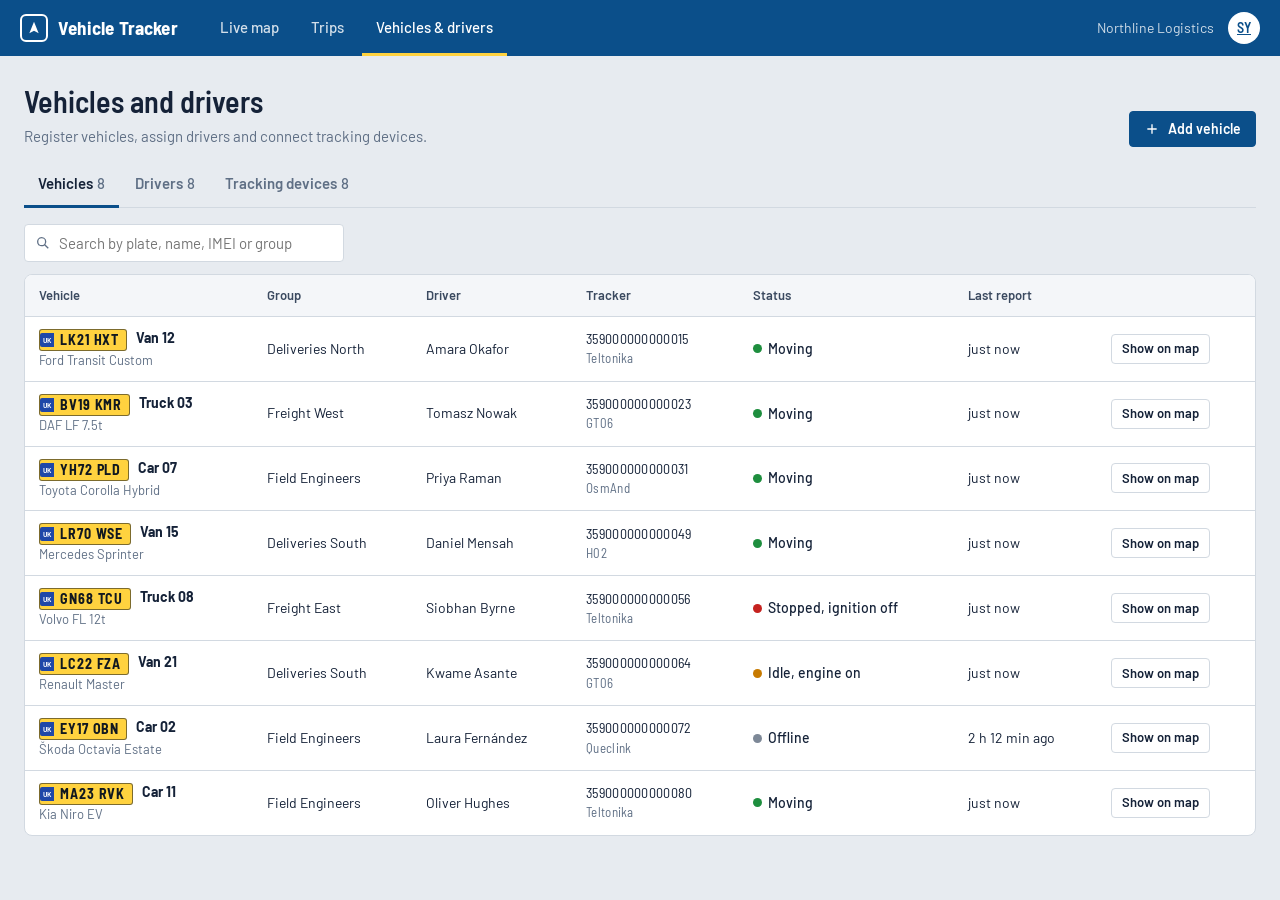
<file: mockup/fleet.html>
<!DOCTYPE html>
<html lang="en">
<head>
<meta charset="utf-8">
<meta name="viewport" content="width=device-width, initial-scale=1">
<title>Vehicles and drivers - Vehicle Tracker</title>
<link rel="stylesheet" href="assets/styles.css">
</head>
<body>
<main class="page">
  <div class="page-head">
    <div>
      <h1>Vehicles and drivers</h1>
      <p>Register vehicles, assign drivers and connect tracking devices.</p>
    </div>
    <button class="btn btn--primary" type="button" id="add-vehicle">
      <svg viewBox="0 0 24 24" aria-hidden="true"><path d="M11 5h2v6h6v2h-6v6h-2v-6H5v-2h6z"/></svg>
      Add vehicle
    </button>
  </div>

  <div class="tabs" role="tablist" aria-label="Fleet records">
    <button role="tab" aria-selected="true" aria-controls="tab-vehicles" id="t-vehicles">Vehicles<span class="count" id="c-vehicles"></span></button>
    <button role="tab" aria-selected="false" aria-controls="tab-drivers" id="t-drivers">Drivers<span class="count" id="c-drivers"></span></button>
    <button role="tab" aria-selected="false" aria-controls="tab-devices" id="t-devices">Tracking devices<span class="count" id="c-devices"></span></button>
  </div>

  <div class="toolbar">
    <label class="search">
      <span class="visually-hidden">Search</span>
      <svg viewBox="0 0 24 24" aria-hidden="true"><path d="M10 3a7 7 0 0 1 5.6 11.2l5 5-1.4 1.4-5-5A7 7 0 1 1 10 3zm0 2a5 5 0 1 0 0 10 5 5 0 0 0 0-10z"/></svg>
      <input class="input" id="q" type="search" placeholder="Search by plate, name, IMEI or group">
    </label>
  </div>

  <section id="tab-vehicles" role="tabpanel" aria-labelledby="t-vehicles" class="table-wrap">
    <table>
      <thead><tr><th>Vehicle</th><th>Group</th><th>Driver</th><th>Tracker</th><th>Status</th><th>Last report</th><th></th></tr></thead>
      <tbody id="vehicles-body"></tbody>
    </table>
  </section>
  <section id="tab-drivers" role="tabpanel" aria-labelledby="t-drivers" class="table-wrap" hidden>
    <table>
      <thead><tr><th>Driver</th><th>Contact</th><th>Licence</th><th>Valid to</th><th>Assigned vehicle</th><th>Rating</th></tr></thead>
      <tbody id="drivers-body"></tbody>
    </table>
  </section>
  <section id="tab-devices" role="tabpanel" aria-labelledby="t-devices" class="table-wrap" hidden>
    <table>
      <thead><tr><th>IMEI</th><th>Model</th><th>Protocol</th><th>Gateway port</th><th>Installed in</th><th>Last message</th></tr></thead>
      <tbody id="devices-body"></tbody>
    </table>
  </section>
</main>

<dialog id="dlg" aria-labelledby="dlg-title">
  <form method="dialog" id="vehicle-form">
    <div class="dialog-head">
      <h2 id="dlg-title">Add vehicle</h2>
      <p>The vehicle appears on the live map as soon as its tracker sends a first position.</p>
    </div>
    <div class="dialog-body">
      <div class="field"><label for="f-plate">Number plate</label><input class="input" id="f-plate" required placeholder="AB12 CDE" style="text-transform:uppercase"></div>
      <div class="field"><label for="f-name">Name</label><input class="input" id="f-name" required placeholder="Van 30"></div>
      <div class="field"><label for="f-type">Type</label><select class="select" id="f-type"><option>Van</option><option>Truck</option><option>Car</option><option>Motorbike</option></select></div>
      <div class="field"><label for="f-group">Group</label><select class="select" id="f-group"></select></div>
      <div class="field"><label for="f-driver">Driver</label><select class="select" id="f-driver"><option value="">Not assigned</option></select></div>
      <div class="field"><label for="f-protocol">Tracker protocol</label><select class="select" id="f-protocol"></select></div>
      <div class="field full"><label for="f-imei">Tracker IMEI</label><input class="input mono" id="f-imei" required inputmode="numeric" pattern="\d{15}" placeholder="15 digits, printed on the device"><span class="hint">Usually printed on the device label or the SIM tray.</span></div>
      <div class="callout full" id="setup-hint"></div>
    </div>
    <div class="dialog-foot">
      <button class="btn" value="cancel" formnovalidate>Cancel</button>
      <button class="btn btn--primary" value="save" id="save">Add vehicle</button>
    </div>
  </form>
</dialog>

<script src="assets/config.js"></script>
<script src="assets/app.js"></script>
<script src="assets/data.js"></script>
<script>
(function () {
  "use strict";
  UI.topbar("fleet.html");

  // Default ports of a few common protocols on the ingestion gateway (see deploy/gateway/traccar.xml)
  const PROTOCOLS = [["Teltonika", 5027], ["GT06", 5023], ["H02", 5013], ["OsmAnd", 5055], ["Queclink", 5004], ["Meitrack", 5020], ["TK103", 5002], ["Coban", 5001]];
  const portOf = p => (PROTOCOLS.find(x => x[0] === p) || [p, "–"])[1];
  const vehicles = VT.vehicles.slice();
  let q = "";

  const match = (...fields) => !q || fields.join(" ").toLowerCase().includes(q);

  function render() {
    document.getElementById("vehicles-body").innerHTML = vehicles
      .filter(v => match(v.plate, v.name, v.group, v.driver ? v.driver.name : "", v.device.imei))
      .map(v => `<tr>
        <td>${UI.plate(v.plate)} <b style="margin-left:6px">${v.name}</b><span class="sub">${v.make || v.type}</span></td>
        <td>${v.group}</td>
        <td>${v.driver ? v.driver.name : '<span class="sub">Not assigned</span>'}</td>
        <td class="mono">${v.device.imei}<span class="sub">${v.device.protocol}</span></td>
        <td>${UI.status(v.status)}</td>
        <td>${v.lastUpdate ? UI.ago(v.lastUpdate) : '<span class="sub">Waiting for first position</span>'}</td>
        <td>${v.pos ? `<a class="btn btn--sm" href="live-map.html?vehicle=${v.id}">Show on map</a>` : ""}</td>
      </tr>`).join("") || '<tr><td colspan="7">No vehicles match your search.</td></tr>';

    document.getElementById("drivers-body").innerHTML = VT.drivers
      .filter(d => match(d.name, d.employeeId, d.email, d.licence))
      .map(d => {
        const v = vehicles.find(x => x.driver && x.driver.id === d.id);
        const expiresSoon = new Date(d.licenceExpiry) - Date.now() < 90 * 864e5;
        return `<tr>
          <td><b>${d.name}</b><span class="sub">${d.employeeId}</span></td>
          <td>${d.phone}<span class="sub">${d.email}</span></td>
          <td class="mono">${d.licence}<span class="sub">${d.licenceClass}</span></td>
          <td>${UI.date(d.licenceExpiry)}${expiresSoon ? '<span class="sub" style="color:var(--stopped);font-weight:600">Renewal due</span>' : ""}</td>
          <td>${v ? UI.plate(v.plate) + " " + v.name : '<span class="sub">None</span>'}</td>
          <td class="num">${d.rating.toFixed(1)}</td>
        </tr>`;
      }).join("") || '<tr><td colspan="6">No drivers match your search.</td></tr>';

    document.getElementById("devices-body").innerHTML = vehicles
      .filter(v => match(v.device.imei, v.device.model, v.device.protocol, v.plate))
      .map(v => `<tr>
        <td class="mono">${v.device.imei}</td>
        <td>${v.device.model}</td>
        <td>${v.device.protocol}</td>
        <td class="num">${portOf(v.device.protocol)}</td>
        <td>${UI.plate(v.plate)} ${v.name}</td>
        <td>${v.lastUpdate ? UI.ago(v.lastUpdate) : '<span class="sub">Never</span>'}</td>
      </tr>`).join("") || '<tr><td colspan="6">No devices match your search.</td></tr>';

    document.getElementById("c-vehicles").textContent = vehicles.length;
    document.getElementById("c-drivers").textContent = VT.drivers.length;
    document.getElementById("c-devices").textContent = vehicles.length;
  }

  // tabs
  const tabs = [...document.querySelectorAll('[role="tab"]')];
  tabs.forEach(t => t.onclick = () => {
    tabs.forEach(x => { x.setAttribute("aria-selected", x === t); document.getElementById(x.getAttribute("aria-controls")).hidden = x !== t; });
  });
  document.getElementById("q").oninput = e => { q = e.target.value.trim().toLowerCase(); render(); };

  // add vehicle dialog
  const dlg = document.getElementById("dlg");
  const groupSel = document.getElementById("f-group");
  [...new Set(VT.vehicles.map(v => v.group))].sort().forEach(g => groupSel.add(new Option(g, g)));
  VT.drivers.forEach(d => document.getElementById("f-driver").add(new Option(d.name, d.id)));
  const protoSel = document.getElementById("f-protocol");
  PROTOCOLS.forEach(([p]) => protoSel.add(new Option(p, p)));
  const hint = () => document.getElementById("setup-hint").innerHTML =
    `Set the tracker's server to <b>track.example.com</b>, port <b>${portOf(protoSel.value)}</b>. 270 protocols are supported; the full list is on the gateway's protocol page.`;
  protoSel.onchange = hint; hint();
  document.getElementById("add-vehicle").onclick = () => { document.getElementById("vehicle-form").reset(); hint(); dlg.showModal(); };
  dlg.addEventListener("close", () => {
    if (dlg.returnValue !== "save") return;
    const plate = document.getElementById("f-plate").value.toUpperCase().trim();
    const driver = VT.drivers.find(d => d.id === document.getElementById("f-driver").value) || null;
    vehicles.unshift({
      id: "new" + Date.now(), plate, name: document.getElementById("f-name").value.trim(),
      type: document.getElementById("f-type").value, group: groupSel.value, driver, status: "offline", lastUpdate: null,
      device: { imei: document.getElementById("f-imei").value, protocol: protoSel.value, model: "Not reported yet" }
    });
    render();
    UI.toast(`Added ${plate}. It appears on the live map after the first position.`);
  });

  render();
  VT.subscribe(() => {});          // keep the simulated fleet moving so statuses stay current
  setInterval(render, 5000);
})();
</script>
</body>
</html>
</file>
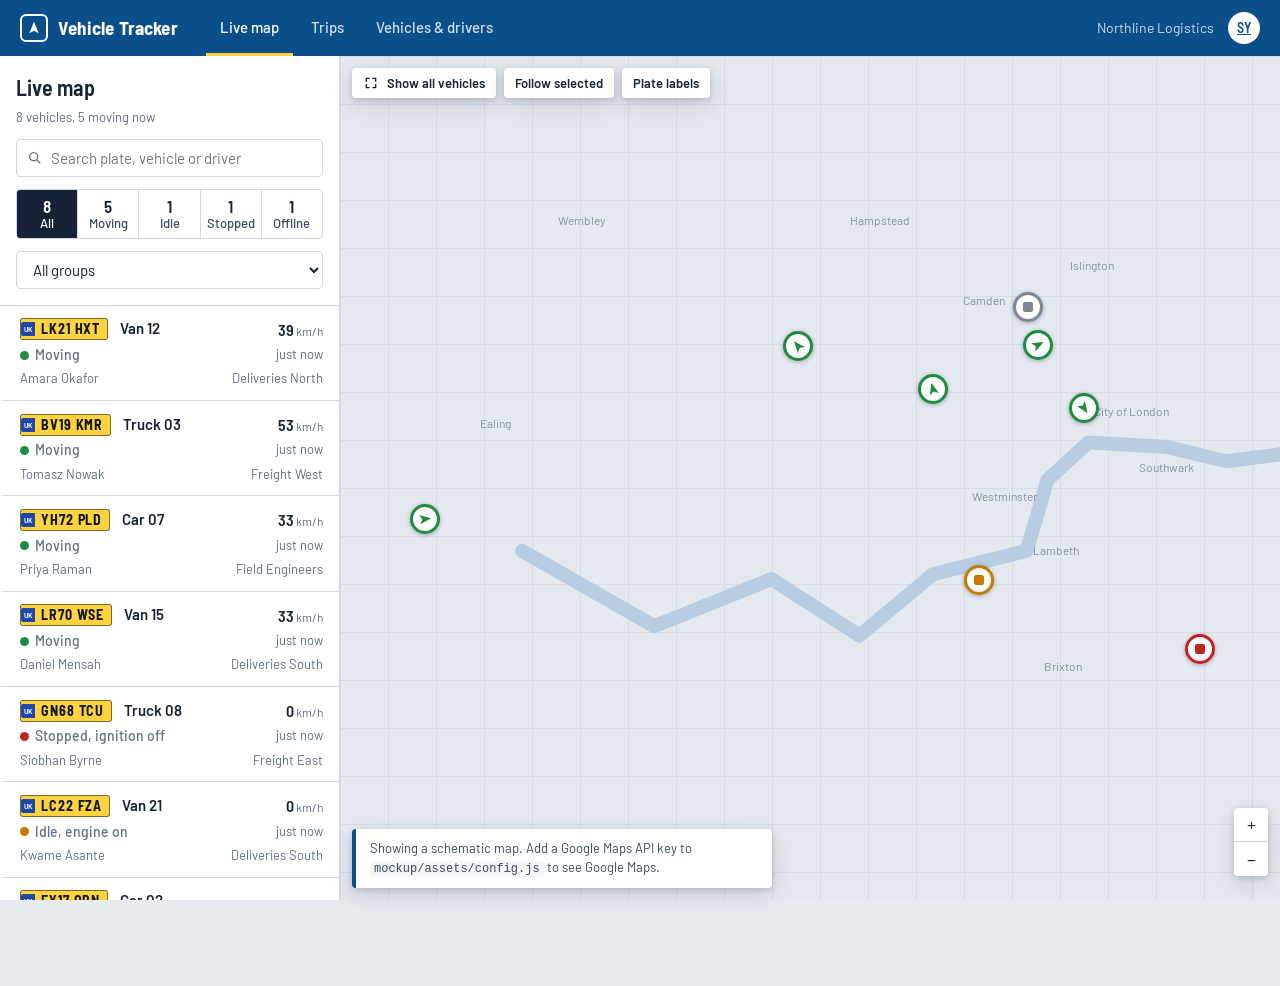
<file: mockup/live-map.html>
<!DOCTYPE html>
<html lang="en">
<head>
<meta charset="utf-8">
<meta name="viewport" content="width=device-width, initial-scale=1">
<title>Live map - Vehicle Tracker</title>
<link rel="stylesheet" href="assets/styles.css">
</head>
<body>
<main class="console">
  <aside class="sidebar" aria-label="Vehicles">
    <div class="sidebar-head">
      <h1>Live map</h1>
      <div class="sub" id="fleet-summary">Loading vehicles</div>
      <label class="search">
        <span class="visually-hidden">Search vehicles</span>
        <svg viewBox="0 0 24 24" aria-hidden="true"><path d="M10 3a7 7 0 0 1 5.6 11.2l5 5-1.4 1.4-5-5A7 7 0 1 1 10 3zm0 2a5 5 0 1 0 0 10 5 5 0 0 0 0-10z"/></svg>
        <input class="input" id="search" type="search" placeholder="Search plate, vehicle or driver" autocomplete="off">
      </label>
      <div class="segmented" id="status-filter" role="group" aria-label="Filter by status">
        <button type="button" data-status="all" aria-pressed="true"><b>0</b>All</button>
        <button type="button" data-status="moving" aria-pressed="false"><b>0</b>Moving</button>
        <button type="button" data-status="idle" aria-pressed="false"><b>0</b>Idle</button>
        <button type="button" data-status="stopped" aria-pressed="false"><b>0</b>Stopped</button>
        <button type="button" data-status="offline" aria-pressed="false"><b>0</b>Offline</button>
      </div>
      <label class="visually-hidden" for="group">Group</label>
      <select class="select" id="group">
        <option value="">All groups</option>
      </select>
    </div>
    <ul class="list" id="vehicle-list" role="listbox" aria-label="Vehicles"></ul>
  </aside>

  <section class="map-area" aria-label="Map">
    <div class="map" id="map"></div>
    <div class="map-tools">
      <button class="btn btn--sm" type="button" id="fit-all">
        <svg viewBox="0 0 24 24" aria-hidden="true"><path d="M4 4h6v2H6v4H4zm10 0h6v6h-2V6h-4zM4 14h2v4h4v2H4zm14 0h2v6h-6v-2h4z"/></svg>
        Show all vehicles
      </button>
      <button class="btn btn--sm" type="button" id="follow" aria-pressed="false" disabled>Follow selected</button>
      <button class="btn btn--sm" type="button" id="plates" aria-pressed="false">Plate labels</button>
      <button class="btn btn--sm" type="button" id="traffic" aria-pressed="false" hidden>Traffic</button>
    </div>
  </section>

  <aside class="drawer" id="drawer" aria-label="Selected vehicle"></aside>
</main>

<script src="assets/config.js"></script>
<script src="assets/app.js"></script>
<script src="assets/data.js"></script>
<script src="assets/map.js"></script>
<script>
(function () {
  "use strict";
  UI.topbar("live-map.html");

  const listEl = document.getElementById("vehicle-list");
  const drawer = document.getElementById("drawer");
  const mapEl = document.getElementById("map");
  const state = { status: "all", group: "", q: "", selected: null, follow: false };
  const LONDON = { lat: 51.505, lng: -0.15 };

  // ----- filters -----
  const groups = [...new Set(VT.vehicles.map(v => v.group))].sort();
  const groupSel = document.getElementById("group");
  groups.forEach(g => groupSel.add(new Option(g, g)));
  groupSel.onchange = () => { state.group = groupSel.value; applyFilter(); };
  document.getElementById("search").oninput = e => { state.q = e.target.value.trim().toLowerCase(); applyFilter(); };
  document.querySelectorAll("#status-filter button").forEach(b => b.onclick = () => {
    state.status = b.dataset.status;
    document.querySelectorAll("#status-filter button").forEach(x => x.setAttribute("aria-pressed", x === b));
    applyFilter();
  });
  const visible = v =>
    (state.status === "all" || v.status === state.status) &&
    (!state.group || v.group === state.group) &&
    (!state.q || [v.plate, v.name, v.driver.name, v.make].join(" ").toLowerCase().includes(state.q));

  // ----- list -----
  const rows = new Map();
  VT.vehicles.forEach(v => {
    const li = document.createElement("li");
    li.className = "vrow"; li.setAttribute("role", "option"); li.tabIndex = 0; li.dataset.id = v.id;
    li.innerHTML = `
      ${UI.plate(v.plate)}
      <span class="name">${v.name}<span class="visually-hidden">, ${v.make}</span></span>
      <span class="speed"></span>
      <span class="meta"><span class="st"></span><span class="upd"></span></span>
      <span class="meta"><span>${v.driver.name}</span><span>${v.group}</span></span>`;
    li.onclick = () => select(v.id);
    li.onkeydown = e => { if (e.key === "Enter" || e.key === " ") { e.preventDefault(); select(v.id); } };
    listEl.append(li);
    rows.set(v.id, li);
  });
  const empty = document.createElement("li");
  empty.className = "list-empty"; empty.textContent = "No vehicles match these filters. Clear the search or choose another status.";
  listEl.append(empty);

  function renderList() {
    const counts = { all: 0, moving: 0, idle: 0, stopped: 0, offline: 0 };
    VT.vehicles.forEach(v => { counts.all++; counts[v.status]++; });
    document.querySelectorAll("#status-filter button").forEach(b => b.querySelector("b").textContent = counts[b.dataset.status]);
    document.getElementById("fleet-summary").textContent =
      `${counts.all} vehicles, ${counts.moving} moving now`;
    let shown = 0;
    VT.vehicles.forEach(v => {
      const li = rows.get(v.id);
      const vis = visible(v); li.hidden = !vis; if (vis) shown++;
      li.setAttribute("aria-selected", v.id === state.selected);
      li.querySelector(".speed").innerHTML = v.status === "offline" ? "" : `${v.speed}<small> km/h</small>`;
      li.querySelector(".st").innerHTML = UI.status(v.status);
      li.querySelector(".upd").textContent = UI.ago(v.lastUpdate);
    });
    empty.hidden = shown > 0;
  }

  // ----- map -----
  let view, markers = new Map(), tripLayers = [];
  VTMap.create(mapEl, { center: LONDON, zoom: 11 }).then(v => {
    view = v;
    if (view.kind === "google") document.getElementById("traffic").hidden = false;
    applyFilter(true);
    const initial = new URLSearchParams(location.search).get("vehicle");
    if (initial && VT.byId(initial)) select(initial); else fitAll();
    VT.subscribe(onTick);
  });

  function applyFilter(initial) {
    if (!view) { renderList(); return; }
    VT.vehicles.forEach(v => {
      const want = visible(v) || v.id === state.selected;
      const has = markers.has(v.id);
      if (want && !has) markers.set(v.id, view.addVehicle(v, { selected: v.id === state.selected, onClick: x => select(x.id) }));
      if (!want && has) { markers.get(v.id).remove(); markers.delete(v.id); }
    });
    renderList();
    if (!initial && !state.selected) fitAll();
  }
  function fitAll() {
    const pts = VT.vehicles.filter(visible).map(v => v.pos);
    if (view && pts.length) view.fitBounds(pts, 80);
  }

  function onTick() {
    VT.vehicles.forEach(v => { const m = markers.get(v.id); if (m) m.update(v, { selected: v.id === state.selected }); });
    renderList();
    if (state.selected) {
      const v = VT.byId(state.selected);
      updateTripLayers(v);
      updateDrawer(v);
      if (state.follow) view.panTo(v.pos);
    }
  }

  // ----- selection -----
  function select(id) {
    if (state.selected === id) return;
    state.selected = id;
    const v = VT.byId(id);
    history.replaceState(null, "", id ? "?vehicle=" + id : location.pathname);
    tripLayers.forEach(l => l.remove()); tripLayers = [];
    document.getElementById("follow").disabled = !id;
    if (!id) { drawer.classList.remove("is-open"); applyFilter(); fitAll(); return; }
    applyFilter(true);
    markers.forEach((m, mid) => m.update(VT.byId(mid), { selected: mid === id }));
    const travelled = view.addPath(v.travelled, { color: "#0B4F8A", weight: 5 });
    const remaining = view.addPath(v.remaining, { color: "#5F6F85", weight: 4, dashed: true });
    tripLayers = [travelled, remaining,
      view.addPin(v.trip.start, { kind: "start", title: "Trip start: " + v.trip.from }),
      view.addPin(v.trip.end, { kind: "end", title: "Destination: " + v.trip.to })];
    tripLayers.travelled = travelled; tripLayers.remaining = remaining;
    renderDrawer(v);
    view.fitBounds(v.trip.route, 90);
    if (matchMedia("(min-width: 861px)").matches) rows.get(id).scrollIntoView({ block: "nearest" });
  }
  function updateTripLayers(v) {
    if (tripLayers.travelled) { tripLayers.travelled.setPath(v.travelled); tripLayers.remaining.setPath(v.remaining); }
  }

  // ----- drawer -----
  function renderDrawer(v) {
    const d = v.driver;
    drawer.innerHTML = `
      <div class="drawer-head">
        <div class="row">${UI.plate(v.plate, true)}
          <button class="btn btn--ghost icon-btn" type="button" id="close" aria-label="Close vehicle details">
            <svg viewBox="0 0 24 24" aria-hidden="true"><path d="m6.4 5 5.6 5.6L17.6 5 19 6.4 13.4 12l5.6 5.6-1.4 1.4-5.6-5.6L6.4 19 5 17.6l5.6-5.6L5 6.4z"/></svg>
          </button>
        </div>
        <h2>${v.name}</h2>
        <div class="sub">${v.make}, ${v.group}</div>
        <div data-live="status"></div>
      </div>
      <div class="gauges">
        <div class="gauge"><div class="v" data-live="speed"></div><div class="k">Speed</div></div>
        <div class="gauge"><div class="v" data-live="ign"></div><div class="k">Ignition</div></div>
        <div class="gauge"><div class="v">${Math.round(v.fuel)}<small>%</small></div><div class="k">Fuel</div></div>
        <div class="gauge"><div class="v" data-live="upd" style="font-size:17px"></div><div class="k">Last report</div></div>
      </div>

      <section class="section">
        <h3>Driver <span class="aside">On shift since ${UI.time(new Date(v.trip.startedAt.getTime() - 40 * 60000))}</span></h3>
        ${UI.driverCard(d, `<dt>Driving today</dt><dd>${UI.duration(v.trip.startedMinAgo + 95)}</dd>`)}
        <div class="actions">
          <a class="btn btn--sm" href="tel:${d.phone.replace(/\s/g, "")}">Call driver</a>
          <button class="btn btn--sm" type="button" data-mock="Message sent to ${d.name}">Send message</button>
        </div>
      </section>

      <section class="section">
        <h3>Current trip <span class="aside">${v.trip.id}</span></h3>
        <ol class="journey">
          <li class="done">
            <span class="pin pin--start" aria-hidden="true">A</span>
            <div class="when">${UI.time(v.trip.startedAt)}</div>
            <div class="where">${v.trip.from}</div>
            <div class="note">Start point, ${v.trip.start.lat.toFixed(5)}, ${v.trip.start.lng.toFixed(5)}</div>
          </li>
          <li class="done">
            <span class="pin pin--now" aria-hidden="true"></span>
            <div class="when">Now</div>
            <div class="where" data-live="pos"></div>
            <div class="note" data-live="driven"></div>
          </li>
          <li>
            <span class="pin pin--end" aria-hidden="true">B</span>
            <div class="when" data-live="eta"></div>
            <div class="where">${v.trip.to}</div>
            <div class="note">Destination, ${v.trip.end.lat.toFixed(5)}, ${v.trip.end.lng.toFixed(5)}</div>
          </li>
        </ol>
        <div class="progress" aria-hidden="true"><span data-live="bar"></span></div>
        <div class="progress-label"><span data-live="pct"></span><span>${UI.km(v.trip.totalM)} km planned</span></div>
        <div class="actions">
          <a class="btn btn--sm" href="trips.html?vehicle=${v.id}">Earlier trips</a>
        </div>
      </section>

      <section class="section">
        <h3>Tracker</h3>
        <dl class="facts" style="margin-top:0">
          <dt>IMEI</dt><dd class="mono">${v.device.imei}</dd>
          <dt>Protocol</dt><dd>${v.device.protocol}</dd>
          <dt>Model</dt><dd>${v.device.model}</dd>
          <dt>Odometer</dt><dd>${v.odometerKm.toLocaleString("en-GB")} km</dd>
          <dt>Power</dt><dd>${v.power ? v.power.toFixed(1) + " V" : "No data"}</dd>
        </dl>
      </section>`;
    drawer.classList.add("is-open");
    drawer.querySelector("#close").onclick = () => select(null);
    drawer.querySelectorAll("[data-mock]").forEach(b => b.onclick = () => UI.toast(b.dataset.mock));
    updateDrawer(v);
  }
  function updateDrawer(v) {
    const set = (k, html) => { const el = drawer.querySelector(`[data-live="${k}"]`); if (el) el.innerHTML = html; };
    const pct = Math.round(v.distM / v.trip.totalM * 100);
    set("status", UI.status(v.status));
    set("speed", v.status === "offline" ? "–" : `${v.speed}<small>km/h</small>`);
    set("ign", v.ignition ? "On" : "Off");
    set("upd", UI.ago(v.lastUpdate));
    set("pos", `${v.pos.lat.toFixed(5)}, ${v.pos.lng.toFixed(5)}`);
    set("driven", `${UI.km(v.distM)} km driven, ${UI.duration((Date.now() - v.trip.startedAt) / 60000)} since start`);
    set("eta", v.status === "offline" ? "Arrival unknown" : `About ${UI.time(new Date(Date.now() + v.trip.etaMin * 60000))}`);
    set("pct", `${pct}% of route`);
    const bar = drawer.querySelector('[data-live="bar"]'); if (bar) bar.style.width = pct + "%";
  }

  // ----- tools -----
  document.getElementById("fit-all").onclick = () => { state.follow = false; document.getElementById("follow").setAttribute("aria-pressed", false); fitAll(); };
  const toggle = (id, fn) => { const b = document.getElementById(id); b.onclick = () => { const on = b.getAttribute("aria-pressed") !== "true"; b.setAttribute("aria-pressed", on); fn(on); }; };
  toggle("follow", on => { state.follow = on; if (on && state.selected) view.panTo(VT.byId(state.selected).pos); });
  toggle("plates", on => mapEl.classList.toggle("show-plates", on));
  toggle("traffic", on => view.setTraffic(on));
  document.addEventListener("keydown", e => { if (e.key === "Escape" && state.selected) select(null); });

  renderList();
})();
</script>
</body>
</html>
</file>
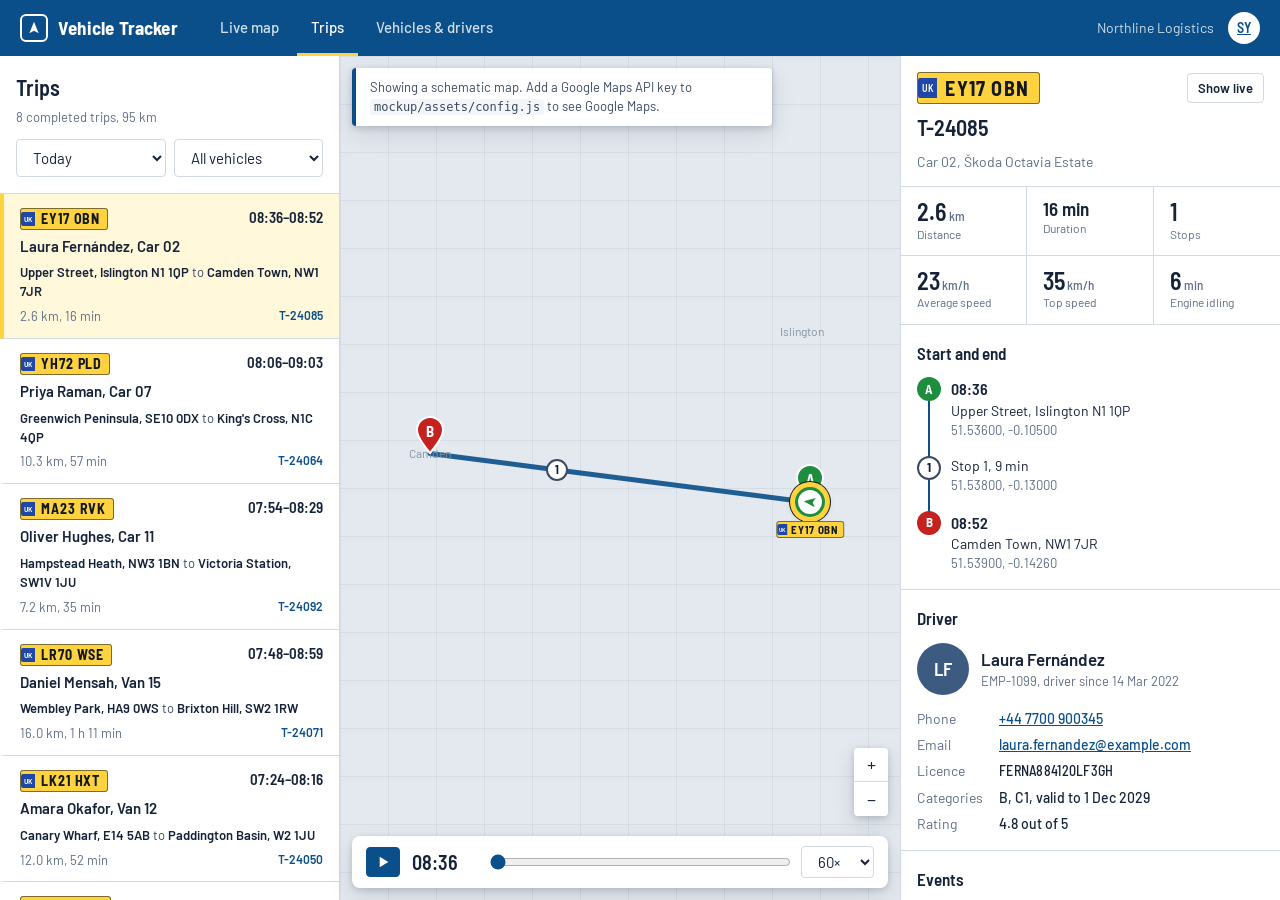
<file: mockup/trips.html>
<!DOCTYPE html>
<html lang="en">
<head>
<meta charset="utf-8">
<meta name="viewport" content="width=device-width, initial-scale=1">
<title>Trips - Vehicle Tracker</title>
<link rel="stylesheet" href="assets/styles.css">
</head>
<body>
<main class="console">
  <aside class="sidebar" aria-label="Trips">
    <div class="sidebar-head">
      <h1>Trips</h1>
      <div class="sub" id="trip-summary"></div>
      <div style="display:grid;grid-template-columns:1fr 1fr;gap:8px">
        <label class="visually-hidden" for="day">Day</label>
        <select class="select" id="day"><option>Today</option><option>Yesterday</option><option>Last 7 days</option></select>
        <label class="visually-hidden" for="vehicle">Vehicle</label>
        <select class="select" id="vehicle"><option value="">All vehicles</option></select>
      </div>
    </div>
    <ul class="list" id="trip-list" role="listbox" aria-label="Trips"></ul>
  </aside>

  <section class="map-area" aria-label="Trip map">
    <div class="map" id="map"></div>
    <div class="playback" id="playback">
      <button class="btn btn--primary btn--sm icon-btn" type="button" id="play" aria-label="Play trip">
        <svg viewBox="0 0 24 24" aria-hidden="true"><path d="M7 4v16l13-8z"/></svg>
      </button>
      <span class="clock" id="clock" aria-live="off">--:--</span>
      <label class="visually-hidden" for="scrub">Trip position</label>
      <input type="range" id="scrub" min="0" max="1000" value="0">
      <label class="visually-hidden" for="rate">Playback speed</label>
      <select class="select rate" id="rate"><option value="30">30×</option><option value="60" selected>60×</option><option value="120">120×</option></select>
    </div>
  </section>

  <aside class="drawer is-open" id="drawer" aria-label="Trip details"></aside>
</main>

<script src="assets/config.js"></script>
<script src="assets/app.js"></script>
<script src="assets/data.js"></script>
<script src="assets/map.js"></script>
<script>
(function () {
  "use strict";
  UI.topbar("trips.html");

  const listEl = document.getElementById("trip-list");
  const drawer = document.getElementById("drawer");
  const vehicleSel = document.getElementById("vehicle");
  const params = new URLSearchParams(location.search);
  let filterVehicle = params.get("vehicle") || "";
  let selected = null, view = null, layers = [], ghost = null, playing = null;

  VT.vehicles.forEach(v => vehicleSel.add(new Option(`${v.plate}, ${v.name}`, v.id)));
  vehicleSel.value = filterVehicle;
  vehicleSel.onchange = () => { filterVehicle = vehicleSel.value; renderList(); const first = trips()[0]; if (first) select(first.id); };
  document.getElementById("day").onchange = () => UI.toast("This mockup only has today's trips");

  const trips = () => VT.trips.filter(t => !filterVehicle || t.vehicle.id === filterVehicle);

  function renderList() {
    const list = trips();
    const totalKm = list.reduce((a, t) => a + t.distanceKm, 0);
    document.getElementById("trip-summary").textContent = `${list.length} completed trips, ${totalKm.toFixed(0)} km`;
    listEl.innerHTML = list.length ? "" : '<li class="list-empty">No trips for this vehicle today. Choose another vehicle or day.</li>';
    list.forEach(t => {
      const li = document.createElement("li");
      li.className = "vrow trip-row"; li.setAttribute("role", "option"); li.tabIndex = 0;
      li.setAttribute("aria-selected", t.id === selected);
      li.innerHTML = `
        <span>${UI.plate(t.vehicle.plate)}</span>
        <span class="when">${UI.time(t.start)}–${UI.time(t.end)}</span>
        <span class="who">${t.driver.name}, ${t.vehicle.name}</span>
        <span class="route"><b>${t.from}</b> to <b>${t.to}</b></span>
        <span class="meta" style="grid-column:1/-1"><span>${t.distanceKm.toFixed(1)} km, ${UI.duration(t.durationMin)}</span><span class="tag">${t.id}</span></span>`;
      li.onclick = () => select(t.id);
      li.onkeydown = e => { if (e.key === "Enter" || e.key === " ") { e.preventDefault(); select(t.id); } };
      listEl.append(li);
    });
  }

  function select(id) {
    selected = id;
    const t = VT.trips.find(x => x.id === id);
    renderList();
    stop();
    layers.forEach(l => l.remove()); layers = [];
    if (ghost) { ghost.remove(); ghost = null; }
    if (!t || !view) return;
    layers.push(view.addPath(t.route, { color: "#0B4F8A", weight: 5 }));
    t.stops.forEach((s, i) => layers.push(view.addPin(s.pos, { kind: "stop", label: String(i + 1), title: `Stop ${i + 1}, ${s.minutes} min` })));
    layers.push(view.addPin(t.startPos, { kind: "start", title: "Start: " + t.from }));
    layers.push(view.addPin(t.endPos, { kind: "end", title: "End: " + t.to }));
    const playerVehicle = Object.assign({}, t.vehicle, { pos: t.startPos, status: "moving", course: 0 });
    ghost = view.addVehicle(playerVehicle, { selected: true });
    view.fitBounds(t.route, 90);
    renderDrawer(t);
    seek(0);
  }

  // ----- playback -----
  const scrub = document.getElementById("scrub");
  const clock = document.getElementById("clock");
  const playBtn = document.getElementById("play");
  function current() { return VT.trips.find(x => x.id === selected); }
  function seek(f) {
    const t = current(); if (!t) return;
    const at = VT.geo.along(t.route, t.cum, t.totalM * f);
    ghost.update(Object.assign({}, t.vehicle, { pos: at.pos, course: at.course, status: f >= 1 ? "stopped" : "moving" }), { selected: true });
    clock.textContent = UI.time(new Date(t.start.getTime() + (t.end - t.start) * f));
    scrub.value = Math.round(f * 1000);
  }
  scrub.oninput = () => { stop(); seek(scrub.value / 1000); };
  function stop() {
    if (playing) cancelAnimationFrame(playing);
    playing = null;
    playBtn.setAttribute("aria-label", "Play trip");
    playBtn.innerHTML = '<svg viewBox="0 0 24 24" aria-hidden="true"><path d="M7 4v16l13-8z"/></svg>';
  }
  playBtn.onclick = () => {
    const t = current(); if (!t) return;
    if (playing) { stop(); return; }
    playBtn.setAttribute("aria-label", "Pause trip");
    playBtn.innerHTML = '<svg viewBox="0 0 24 24" aria-hidden="true"><path d="M6 4h4v16H6zm8 0h4v16h-4z"/></svg>';
    let f = scrub.value >= 1000 ? 0 : scrub.value / 1000, last = performance.now();
    const step = now => {
      const rate = +document.getElementById("rate").value;
      f += (now - last) / 1000 * rate / ((t.end - t.start) / 1000);
      last = now;
      if (f >= 1) { seek(1); stop(); return; }
      seek(f);
      playing = requestAnimationFrame(step);
    };
    playing = requestAnimationFrame(step);
  };

  // ----- drawer -----
  function renderDrawer(t) {
    const v = t.vehicle;
    drawer.innerHTML = `
      <div class="drawer-head">
        <div class="row">${UI.plate(v.plate, true)}<a class="btn btn--sm" href="live-map.html?vehicle=${v.id}">Show live</a></div>
        <h2>${t.id}</h2>
        <div class="sub">${v.name}, ${v.make}</div>
      </div>
      <div class="stats">
        <div class="gauge"><div class="v">${t.distanceKm.toFixed(1)}<small>km</small></div><div class="k">Distance</div></div>
        <div class="gauge"><div class="v" style="font-size:19px">${UI.duration(t.durationMin)}</div><div class="k">Duration</div></div>
        <div class="gauge"><div class="v">${t.stops.length}</div><div class="k">Stops</div></div>
        <div class="gauge"><div class="v">${t.avgKph}<small>km/h</small></div><div class="k">Average speed</div></div>
        <div class="gauge"><div class="v">${t.maxSpeed}<small>km/h</small></div><div class="k">Top speed</div></div>
        <div class="gauge"><div class="v">${t.idleMin}<small>min</small></div><div class="k">Engine idling</div></div>
      </div>
      <section class="section">
        <h3>Start and end</h3>
        <ol class="journey">
          <li class="done">
            <span class="pin pin--start" aria-hidden="true">A</span>
            <div class="when">${UI.time(t.start)}</div>
            <div class="where">${t.from}</div>
            <div class="note">${t.startPos.lat.toFixed(5)}, ${t.startPos.lng.toFixed(5)}</div>
          </li>
          ${t.stops.map((s, i) => `
          <li class="done">
            <span class="pin" style="background:#fff;border:2px solid var(--ink-2);color:var(--ink)" aria-hidden="true">${i + 1}</span>
            <div class="where">Stop ${i + 1}, ${s.minutes} min</div>
            <div class="note">${s.pos.lat.toFixed(5)}, ${s.pos.lng.toFixed(5)}</div>
          </li>`).join("")}
          <li>
            <span class="pin pin--end" aria-hidden="true">B</span>
            <div class="when">${UI.time(t.end)}</div>
            <div class="where">${t.to}</div>
            <div class="note">${t.endPos.lat.toFixed(5)}, ${t.endPos.lng.toFixed(5)}</div>
          </li>
        </ol>
      </section>
      <section class="section">
        <h3>Driver</h3>
        ${UI.driverCard(t.driver)}
      </section>
      <section class="section">
        <h3>Events</h3>
        <ul class="timeline">
          ${t.events.map(e => `<li><time>${UI.time(e.at)}</time><span class="${e.warn ? "warn" : ""}">${e.text}</span></li>`).join("")}
        </ul>
        <div class="actions"><button class="btn btn--sm" type="button" id="export">Download trip report</button></div>
      </section>`;
    drawer.querySelector("#export").onclick = () => UI.toast("Trip report export is not part of the mockup");
  }

  VTMap.create(document.getElementById("map"), { center: { lat: 51.505, lng: -0.15 }, zoom: 11 }).then(v => {
    view = v;
    renderList();
    const first = trips()[0];
    if (first) select(params.get("trip") && VT.trips.some(t => t.id === params.get("trip")) ? params.get("trip") : first.id);
  });
  renderList();
})();
</script>
</body>
</html>
</file>
<file: mockup/assets/styles.css>
/* Vehicle Tracker - management console mockup
   Visual language: UK road signage. Motorway-sign blue for actions, rear number-plate
   yellow for the selected vehicle, Barlow (a typeface drawn from highway signage) for text. */

@import url("https://fonts.googleapis.com/css2?family=Barlow:wght@400;500;600&family=Barlow+Semi+Condensed:wght@500;600;700&display=swap");

:root {
  --ink: #152238;
  --ink-2: #3B4A60;
  --muted: #5F6F85;
  --canvas: #E7EBF0;
  --panel: #FFFFFF;
  --panel-2: #F4F6F9;
  --line: #D2D9E1;
  --blue: #0B4F8A;          /* motorway sign blue: primary actions, links */
  --blue-ink: #08396A;
  --plate: #FFD23F;         /* rear number-plate yellow: selection */
  --moving: #1E8E3E;
  --idle: #C77A00;
  --stopped: #C5221F;
  --offline: #7D8897;
  --start: #1E8E3E;
  --end: #C5221F;

  --font: "Barlow", "Segoe UI", system-ui, sans-serif;
  --font-cond: "Barlow Semi Condensed", "Barlow", "Arial Narrow", sans-serif;

  --r-sm: 4px;
  --r-md: 8px;
  --topbar: 56px;
  --sidebar: 340px;
  --drawer: 380px;
  --shadow-float: 0 2px 6px rgba(21, 34, 56, .18), 0 8px 24px rgba(21, 34, 56, .12);
}

* { box-sizing: border-box; }
html, body { height: 100%; }
body {
  margin: 0;
  font-family: var(--font);
  font-size: 15px;
  line-height: 1.45;
  color: var(--ink);
  background: var(--canvas);
  -webkit-font-smoothing: antialiased;
}
a { color: var(--blue); }
button, input, select { font: inherit; color: inherit; }
:focus-visible { outline: 3px solid var(--plate); outline-offset: 2px; border-radius: 2px; }
[hidden] { display: none !important; }
.visually-hidden { position: absolute; width: 1px; height: 1px; overflow: hidden; clip: rect(0 0 0 0); white-space: nowrap; }
@media (prefers-reduced-motion: reduce) { *, *::before, *::after { transition: none !important; animation: none !important; } }

/* ---------- top bar ---------- */
.topbar {
  height: var(--topbar);
  display: flex; align-items: center; gap: 28px;
  padding: 0 20px;
  background: var(--blue);
  color: #fff;
  position: relative; z-index: 20;
}
.brand { display: flex; align-items: center; gap: 10px; font-family: var(--font-cond); font-weight: 700; font-size: 19px; letter-spacing: .01em; color: #fff; text-decoration: none; }
.brand-mark { width: 28px; height: 28px; border: 2px solid #fff; border-radius: 6px; display: grid; place-items: center; }
.brand-mark svg { width: 16px; height: 16px; fill: #fff; }
.nav { display: flex; gap: 4px; height: 100%; }
.nav a {
  display: flex; align-items: center; padding: 0 14px;
  color: rgba(255,255,255,.82); text-decoration: none; font-weight: 500;
  border-bottom: 3px solid transparent; border-top: 3px solid transparent;
}
.nav a:hover { color: #fff; }
.nav a[aria-current="page"] { color: #fff; border-bottom-color: var(--plate); }
.topbar-end { margin-left: auto; display: flex; align-items: center; gap: 14px; font-size: 14px; }
.org { color: rgba(255,255,255,.8); }
.avatar {
  width: 32px; height: 32px; border-radius: 50%;
  display: inline-grid; place-items: center;
  font-family: var(--font-cond); font-weight: 600; font-size: 14px;
  background: #fff; color: var(--blue);
}

/* ---------- number plate: the identity of every vehicle ---------- */
.plate {
  display: inline-flex; align-items: center;
  font-family: var(--font-cond); font-weight: 700; font-size: 14px; letter-spacing: .06em;
  line-height: 1; white-space: nowrap;
  background: var(--plate); color: #111820;
  border: 1px solid rgba(17,24,32,.55); border-radius: 3px;
  padding: 3px 7px 3px 0;
}
.plate::before {
  content: "UK"; font-size: 8px; letter-spacing: .02em; font-weight: 600;
  align-self: stretch; display: grid; place-items: center;
  background: #1F47A8; color: #fff; padding: 0 3px; margin-right: 6px;
  border-radius: 2px 0 0 2px;
}
.plate--lg { font-size: 20px; padding: 5px 10px 5px 0; }
.plate--lg::before { font-size: 10px; padding: 0 4px; margin-right: 8px; }

/* ---------- status ---------- */
.status { display: inline-flex; align-items: center; gap: 6px; font-weight: 500; font-size: 14px; }
.status::before { content: ""; width: 9px; height: 9px; border-radius: 50%; background: var(--c, var(--offline)); }
[data-status="moving"]  { --c: var(--moving); }
[data-status="idle"]    { --c: var(--idle); }
[data-status="stopped"] { --c: var(--stopped); }
[data-status="offline"] { --c: var(--offline); }

/* ---------- buttons & inputs ---------- */
.btn {
  display: inline-flex; align-items: center; justify-content: center; gap: 8px;
  height: 36px; padding: 0 14px; border-radius: var(--r-sm);
  border: 1px solid var(--line); background: var(--panel); color: var(--ink);
  font-weight: 600; font-size: 14px; cursor: pointer; text-decoration: none;
}
.btn:hover { border-color: var(--ink-2); }
.btn svg { width: 16px; height: 16px; fill: currentColor; flex: none; }
.btn--primary { background: var(--blue); border-color: var(--blue); color: #fff; }
.btn--primary:hover { background: var(--blue-ink); border-color: var(--blue-ink); }
.btn--ghost { border-color: transparent; background: transparent; }
.btn--ghost:hover { background: var(--panel-2); border-color: transparent; }
.btn--sm { height: 30px; padding: 0 10px; font-size: 13px; }
.btn[aria-pressed="true"] { background: var(--ink); border-color: var(--ink); color: #fff; }
.icon-btn { width: 34px; padding: 0; }

.field { display: grid; gap: 6px; }
.field label { font-weight: 600; font-size: 14px; }
.field .hint { color: var(--muted); font-size: 13px; }
.input, .select {
  height: 38px; width: 100%; padding: 0 12px;
  border: 1px solid var(--line); border-radius: var(--r-sm); background: var(--panel);
}
.input:focus, .select:focus { border-color: var(--blue); outline: 2px solid rgba(11,79,138,.25); outline-offset: 0; }
.search { position: relative; }
.search svg { position: absolute; left: 11px; top: 50%; width: 16px; height: 16px; transform: translateY(-50%); fill: var(--muted); }
.search .input { padding-left: 34px; }

/* segmented filter */
.segmented { display: flex; border: 1px solid var(--line); border-radius: var(--r-sm); overflow: hidden; background: var(--panel); }
.segmented button {
  flex: 1; border: 0; background: transparent; padding: 6px 4px; cursor: pointer;
  font-size: 13px; font-weight: 500; color: var(--ink-2); border-right: 1px solid var(--line);
  display: grid; justify-items: center; line-height: 1.2;
}
.segmented button:last-child { border-right: 0; }
.segmented button b { font-family: var(--font-cond); font-size: 17px; font-weight: 600; color: var(--ink); }
.segmented button[aria-pressed="true"] { background: var(--ink); color: #fff; }
.segmented button[aria-pressed="true"] b { color: #fff; }

/* ---------- console layout ---------- */
.console {
  height: calc(100vh - var(--topbar));
  display: grid;
  grid-template-columns: var(--sidebar) 1fr auto;
}
.sidebar {
  background: var(--panel); border-right: 1px solid var(--line);
  display: flex; flex-direction: column; min-height: 0;
}
.sidebar-head { padding: 16px; display: grid; gap: 12px; border-bottom: 1px solid var(--line); }
.sidebar-head h1 { margin: 0; font-family: var(--font-cond); font-weight: 600; font-size: 22px; }
.sidebar-head .sub { color: var(--muted); font-size: 13px; margin-top: -8px; }
.list { list-style: none; margin: 0; padding: 0; overflow-y: auto; flex: 1; }
.list-empty { padding: 24px 16px; color: var(--muted); }

.vrow {
  display: grid; grid-template-columns: auto 1fr auto; gap: 4px 12px; align-items: center;
  padding: 12px 16px; border-bottom: 1px solid var(--line); cursor: pointer;
  border-left: 4px solid transparent; background: var(--panel);
  width: 100%; text-align: left; border-top: 0; border-right: 0;
}
.vrow:hover { background: var(--panel-2); }
.vrow[aria-selected="true"] { background: #FFF8DB; border-left-color: var(--plate); }
.vrow .name { font-weight: 600; }
.vrow .meta { grid-column: 1 / -1; display: flex; justify-content: space-between; color: var(--muted); font-size: 13px; }
.vrow .speed { font-family: var(--font-cond); font-weight: 600; font-size: 16px; text-align: right; }
.vrow .speed small { font-family: var(--font); font-weight: 400; font-size: 12px; color: var(--muted); }

.map-area { position: relative; min-width: 0; }
.map { position: absolute; inset: 0; background: #DDE3EA; }
.map-tools { position: absolute; top: 12px; left: 12px; display: flex; gap: 8px; z-index: 5; }
.map-tools .btn { box-shadow: var(--shadow-float); border-color: transparent; }
.map-tools .btn[aria-pressed="true"] { border-color: var(--ink); }
.map-notice {
  position: absolute; left: 12px; bottom: 12px; z-index: 5; max-width: 420px;
  background: var(--panel); border-left: 4px solid var(--blue); border-radius: var(--r-sm);
  box-shadow: var(--shadow-float); padding: 10px 14px; font-size: 13px; color: var(--ink-2);
}
.map-notice code { font-size: 12px; background: var(--panel-2); padding: 1px 4px; border-radius: 3px; }

/* ---------- detail drawer ---------- */
.drawer {
  width: var(--drawer); background: var(--panel); border-left: 1px solid var(--line);
  overflow-y: auto; display: none;
}
.drawer.is-open { display: block; }
.drawer-head { padding: 16px 16px 14px; display: grid; gap: 8px; border-bottom: 1px solid var(--line); position: sticky; top: 0; background: var(--panel); z-index: 2; }
.drawer-head .row { display: flex; align-items: center; justify-content: space-between; gap: 8px; }
.drawer-head h2 { margin: 0; font-family: var(--font-cond); font-size: 22px; font-weight: 600; }
.drawer-head .sub { color: var(--muted); font-size: 14px; }
.section { padding: 16px; border-bottom: 1px solid var(--line); }
.section h3 { margin: 0 0 12px; font-family: var(--font-cond); font-size: 17px; font-weight: 600; }
.section h3 .aside { float: right; font-family: var(--font); font-size: 13px; font-weight: 500; color: var(--muted); }

.gauges { display: grid; grid-template-columns: repeat(4, 1fr); border-bottom: 1px solid var(--line); }
.gauge { padding: 12px 8px 12px 16px; border-right: 1px solid var(--line); }
.gauge:last-child { border-right: 0; }
.gauge .v { font-family: var(--font-cond); font-weight: 600; font-size: 24px; line-height: 1.1; }
.gauge .v small { font-size: 13px; font-weight: 500; color: var(--muted); margin-left: 2px; }
.gauge .k { font-size: 12px; color: var(--muted); }

.driver { display: grid; grid-template-columns: auto 1fr; gap: 12px; align-items: center; }
.driver .avatar { width: 52px; height: 52px; font-size: 19px; color: #fff; background: var(--ink-2); }
.driver .who { font-weight: 600; font-size: 17px; }
.driver .role { color: var(--muted); font-size: 13px; }
.facts { display: grid; grid-template-columns: max-content 1fr; gap: 6px 16px; margin: 14px 0 0; font-size: 14px; }
.facts dt { color: var(--muted); }
.facts dd { margin: 0; font-weight: 500; overflow-wrap: anywhere; }
.actions { display: flex; gap: 8px; margin-top: 14px; flex-wrap: wrap; }

/* trip journey: start -> now -> end */
.journey { list-style: none; margin: 0; padding: 0; position: relative; }
.journey li { position: relative; padding: 0 0 16px 34px; }
.journey li:last-child { padding-bottom: 0; }
.journey li::before {
  content: ""; position: absolute; left: 11px; top: 22px; bottom: -2px; width: 2px; background: var(--line);
}
.journey li.done::before { background: var(--blue); }
.journey li:last-child::before { display: none; }
.journey .pin {
  position: absolute; left: 0; top: 0; width: 24px; height: 24px; border-radius: 50%;
  display: grid; place-items: center; color: #fff; font-family: var(--font-cond); font-weight: 700; font-size: 13px;
}
.journey .pin--start { background: var(--start); }
.journey .pin--end { background: var(--end); }
.journey .pin--now { background: var(--plate); color: #111820; box-shadow: inset 0 0 0 2px #111820; }
.journey .when { font-family: var(--font-cond); font-weight: 600; font-size: 16px; }
.journey .where { font-size: 14px; }
.journey .note { font-size: 13px; color: var(--muted); }
.progress { height: 6px; border-radius: 3px; background: var(--panel-2); overflow: hidden; margin: 14px 0 6px; }
.progress span { display: block; height: 100%; background: var(--blue); }
.progress-label { display: flex; justify-content: space-between; font-size: 13px; color: var(--muted); }

/* ---------- map markers (shared by Google and schematic maps) ---------- */
.vmk { position: relative; width: 30px; height: 30px; cursor: pointer; }
.vmk--google { translate: 0 15px; }
.vmk-dot {
  position: absolute; inset: 0; border-radius: 50%;
  background: #fff; border: 3px solid var(--c, var(--offline));
  display: grid; place-items: center; box-shadow: 0 1px 4px rgba(21,34,56,.35);
}
.vmk-arrow { width: 16px; height: 16px; fill: var(--c, var(--offline)); transition: transform .6s linear; }
.vmk[data-status="idle"] .vmk-arrow, .vmk[data-status="stopped"] .vmk-arrow, .vmk[data-status="offline"] .vmk-arrow { display: none; }
.vmk[data-status="idle"] .vmk-dot::after, .vmk[data-status="stopped"] .vmk-dot::after, .vmk[data-status="offline"] .vmk-dot::after {
  content: ""; width: 10px; height: 10px; border-radius: 2px; background: var(--c);
}
.vmk-plate {
  position: absolute; left: 50%; top: 34px; transform: translateX(-50%);
  font-size: 11px; padding: 2px 5px 2px 0; pointer-events: none;
  opacity: 0; transition: opacity .15s;
}
.vmk-plate::before { font-size: 6px; margin-right: 4px; padding: 0 2px; }
.vmk:hover .vmk-plate, .vmk.is-selected .vmk-plate, .map.show-plates .vmk-plate { opacity: 1; }
.vmk.is-selected .vmk-dot { box-shadow: 0 0 0 5px var(--plate), 0 0 0 6px #111820, 0 2px 8px rgba(21,34,56,.4); }

.pin-mk {
  width: 30px; height: 38px; position: relative;
  display: grid; justify-items: center;
}
.pin-mk svg { width: 30px; height: 38px; position: absolute; inset: 0; }
.pin-mk span { position: relative; top: 5px; color: #fff; font-family: var(--font-cond); font-weight: 700; font-size: 15px; }
.stop-mk {
  width: 22px; height: 22px; border-radius: 50%; background: #fff; border: 2px solid var(--ink-2);
  display: grid; place-items: center; font-family: var(--font-cond); font-weight: 700; font-size: 12px; color: var(--ink);
  translate: 0 11px;
}

/* ---------- schematic fallback map ---------- */
.schematic {
  overflow: hidden; cursor: grab; touch-action: none;
  background-color: #E4E9EF;
  background-image:
    linear-gradient(rgba(95,111,133,.10) 1px, transparent 1px),
    linear-gradient(90deg, rgba(95,111,133,.10) 1px, transparent 1px);
  background-size: 48px 48px;
}
.schematic.is-dragging { cursor: grabbing; }
.schematic svg.layer-paths { position: absolute; inset: 0; width: 100%; height: 100%; pointer-events: none; }
.schematic .layer-markers { position: absolute; inset: 0; }
.schematic .layer-markers > * { position: absolute; }
.schematic .vmk { translate: -50% -50%; }
.schematic .pin-mk { translate: -50% -100%; }
.schematic .stop-mk { translate: -50% -50%; }
.schematic .river { fill: none; stroke: #B9CDE2; stroke-width: 14; stroke-linecap: round; stroke-linejoin: round; }
.schematic .area-label { position: absolute; font-size: 12px; color: #8592A3; pointer-events: none; translate: -50% -50%; white-space: nowrap; }
.schematic .zoom { position: absolute; right: 12px; bottom: 24px; display: grid; box-shadow: var(--shadow-float); border-radius: var(--r-sm); overflow: hidden; z-index: 4; }
.schematic .zoom button { width: 34px; height: 34px; border: 0; background: var(--panel); font-size: 18px; cursor: pointer; border-bottom: 1px solid var(--line); }
.schematic .zoom button:last-child { border-bottom: 0; }

.map-area:has(.playback) .map-notice { bottom: auto; top: 12px; }
.map-area:has(.playback) .schematic .zoom { bottom: 84px; }

/* ---------- toast ---------- */
.toast {
  position: fixed; left: 50%; bottom: 24px; transform: translateX(-50%) translateY(20px);
  background: var(--ink); color: #fff; padding: 10px 16px; border-radius: var(--r-sm);
  box-shadow: var(--shadow-float); opacity: 0; transition: opacity .2s, transform .2s; z-index: 100; font-size: 14px;
}
.toast.is-on { opacity: 1; transform: translateX(-50%) translateY(0); }

/* ---------- trips page ---------- */
.trip-row { display: grid; grid-template-columns: 1fr auto; gap: 6px 10px; }
.trip-row .who { grid-column: 1 / -1; font-weight: 600; }
.trip-row .route { grid-column: 1 / -1; font-size: 13px; color: var(--ink-2); }
.trip-row .route b { font-weight: 600; color: var(--ink); }
.trip-row .when { font-family: var(--font-cond); font-weight: 600; font-size: 15px; text-align: right; }
.trip-row .tag { font-size: 12px; font-weight: 600; color: var(--blue); }
.playback {
  position: absolute; left: 12px; right: 12px; bottom: 12px; z-index: 5;
  background: var(--panel); border-radius: var(--r-md); box-shadow: var(--shadow-float);
  display: grid; grid-template-columns: auto auto 1fr auto; align-items: center; gap: 12px; padding: 10px 14px;
}
.playback .clock { font-family: var(--font-cond); font-weight: 600; font-size: 20px; min-width: 64px; }
.playback input[type="range"] { width: 100%; accent-color: var(--blue); }
.playback .rate { width: auto; height: 32px; }
.stats { display: grid; grid-template-columns: repeat(3, 1fr); gap: 0; border-bottom: 1px solid var(--line); }
.stats .gauge { border-bottom: 1px solid var(--line); }
.stats .gauge:nth-child(3n) { border-right: 0; }
.stats .gauge:nth-last-child(-n+3) { border-bottom: 0; }
.timeline { list-style: none; margin: 0; padding: 0; }
.timeline li { display: grid; grid-template-columns: 52px 1fr; gap: 10px; padding: 7px 0; border-bottom: 1px dashed var(--line); font-size: 14px; }
.timeline li:last-child { border-bottom: 0; }
.timeline time { font-family: var(--font-cond); font-weight: 600; }
.timeline .warn { color: var(--stopped); font-weight: 600; }

/* ---------- admin tables ---------- */
.page { max-width: 1280px; margin: 0 auto; padding: 24px 24px 64px; }
.page-head { display: flex; align-items: end; justify-content: space-between; gap: 16px; margin-bottom: 16px; }
.page-head h1 { margin: 0; font-family: var(--font-cond); font-size: 30px; font-weight: 600; }
.page-head p { margin: 2px 0 0; color: var(--muted); }
.tabs { display: flex; gap: 2px; border-bottom: 1px solid var(--line); margin-bottom: 16px; }
.tabs button { border: 0; background: transparent; padding: 10px 14px; cursor: pointer; font-weight: 600; color: var(--muted); border-bottom: 3px solid transparent; margin-bottom: -1px; }
.tabs button[aria-selected="true"] { color: var(--ink); border-bottom-color: var(--blue); }
.tabs .count { font-weight: 500; color: var(--muted); margin-left: 4px; }
.toolbar { display: flex; gap: 10px; margin-bottom: 12px; flex-wrap: wrap; }
.toolbar .search { width: 320px; }
.table-wrap { background: var(--panel); border: 1px solid var(--line); border-radius: var(--r-md); overflow-x: auto; }
table { border-collapse: collapse; width: 100%; font-size: 14px; }
th, td { text-align: left; padding: 11px 14px; border-bottom: 1px solid var(--line); white-space: nowrap; }
th { font-weight: 600; color: var(--ink-2); background: var(--panel-2); font-size: 13px; }
tbody tr:last-child td { border-bottom: 0; }
tbody tr:hover td { background: #FAFBFC; }
td .sub { display: block; color: var(--muted); font-size: 13px; }
td.num { font-family: var(--font-cond); font-weight: 600; font-size: 15px; }
.mono { font-family: var(--font-cond); letter-spacing: .02em; }

/* dialog */
dialog { border: 0; border-radius: var(--r-md); padding: 0; width: min(560px, 94vw); box-shadow: var(--shadow-float); color: var(--ink); }
dialog::backdrop { background: rgba(21,34,56,.45); }
.dialog-head { padding: 18px 20px 6px; }
.dialog-head h2 { margin: 0; font-family: var(--font-cond); font-size: 22px; font-weight: 600; }
.dialog-head p { margin: 4px 0 0; color: var(--muted); font-size: 14px; }
.dialog-body { padding: 14px 20px; display: grid; gap: 14px; grid-template-columns: 1fr 1fr; }
.dialog-body .full { grid-column: 1 / -1; }
.dialog-foot { padding: 14px 20px 18px; display: flex; justify-content: flex-end; gap: 8px; }
.callout { background: #EEF4FA; border-left: 4px solid var(--blue); padding: 10px 12px; font-size: 14px; border-radius: 0 var(--r-sm) var(--r-sm) 0; }
.callout b { font-family: var(--font-cond); font-size: 15px; }

/* ---------- sign-in ---------- */
.signin { min-height: 100vh; display: grid; grid-template-columns: minmax(380px, 480px) 1fr; }
.signin-form { background: var(--panel); padding: 48px 56px; display: flex; flex-direction: column; justify-content: center; gap: 22px; }
.signin-form .brand { color: var(--blue); }
.signin-form .brand-mark { border-color: var(--blue); }
.signin-form .brand-mark svg { fill: var(--blue); }
.signin-form h1 { margin: 0; font-family: var(--font-cond); font-weight: 600; font-size: 34px; line-height: 1.1; }
.signin-form p { margin: 6px 0 0; color: var(--muted); }
.signin-form form { display: grid; gap: 16px; }
.signin-form .btn { height: 42px; }
.divider { display: flex; align-items: center; gap: 12px; color: var(--muted); font-size: 13px; }
.divider::before, .divider::after { content: ""; flex: 1; height: 1px; background: var(--line); }
.signin-art { position: relative; overflow: hidden; background: var(--blue); }
.signin-art svg { position: absolute; inset: 0; width: 100%; height: 100%; }
.signin-art .caption { position: absolute; left: 48px; bottom: 44px; color: #fff; max-width: 440px; }
.signin-art .caption b { display: block; font-family: var(--font-cond); font-size: 30px; font-weight: 600; line-height: 1.15; margin-bottom: 8px; }
.signin-art .caption span { color: rgba(255,255,255,.85); }

/* ---------- responsive ---------- */
@media (max-width: 1100px) {
  :root { --sidebar: 300px; --drawer: 340px; }
}
@media (max-width: 860px) {
  .topbar { gap: 12px; padding: 0 12px; }
  .brand { font-size: 0; gap: 0; }
  .nav { overflow-x: auto; }
  .nav a { padding: 0 8px; white-space: nowrap; font-size: 14px; }
  .org { display: none; }
  .map-notice { right: 60px; }
  .console { grid-template-columns: 1fr; grid-template-rows: 45vh auto auto; height: auto; }
  .map-area { order: -1; min-height: 45vh; }
  .sidebar { border-right: 0; max-height: 60vh; }
  .drawer { width: auto; border-left: 0; border-top: 1px solid var(--line); }
  .signin { grid-template-columns: 1fr; }
  .signin-art { display: none; }
  .signin-form { padding: 32px 24px; }
  .dialog-body { grid-template-columns: 1fr; }
  .toolbar .search { width: 100%; }
}
</file>
